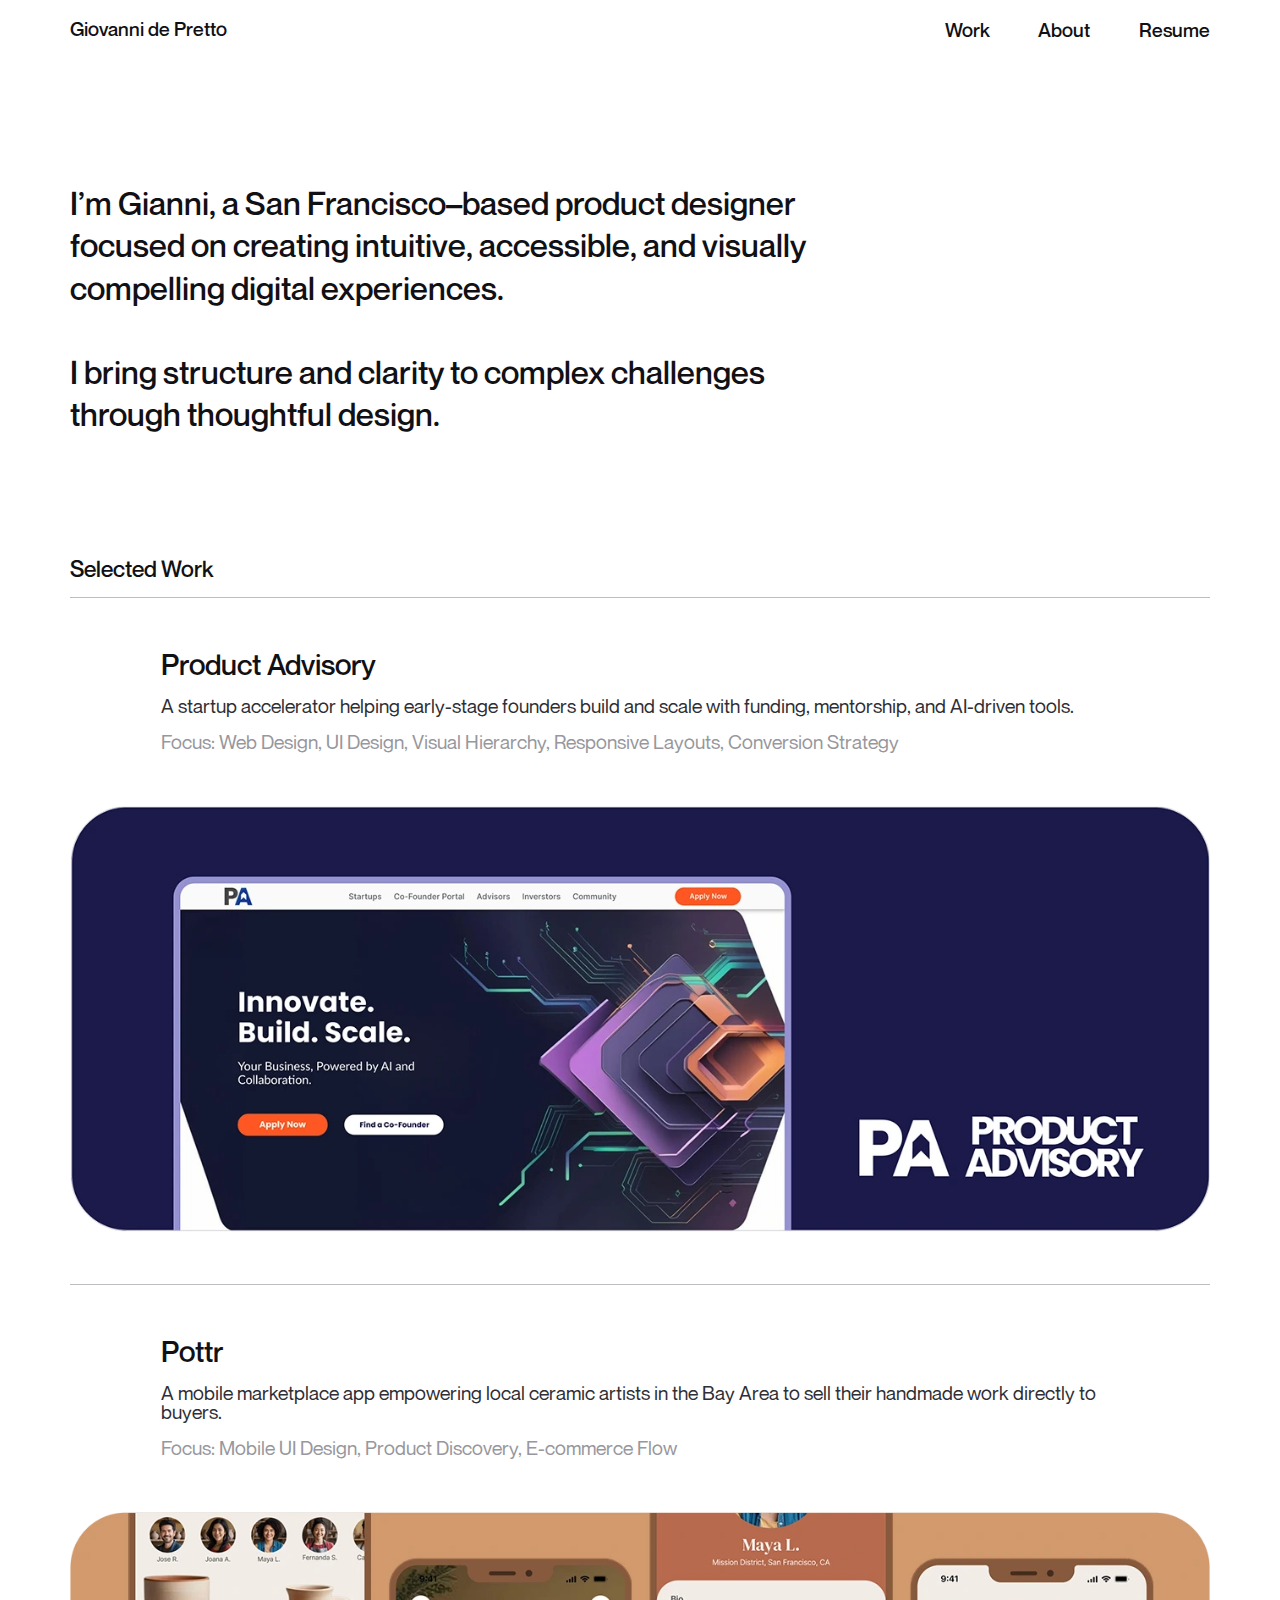
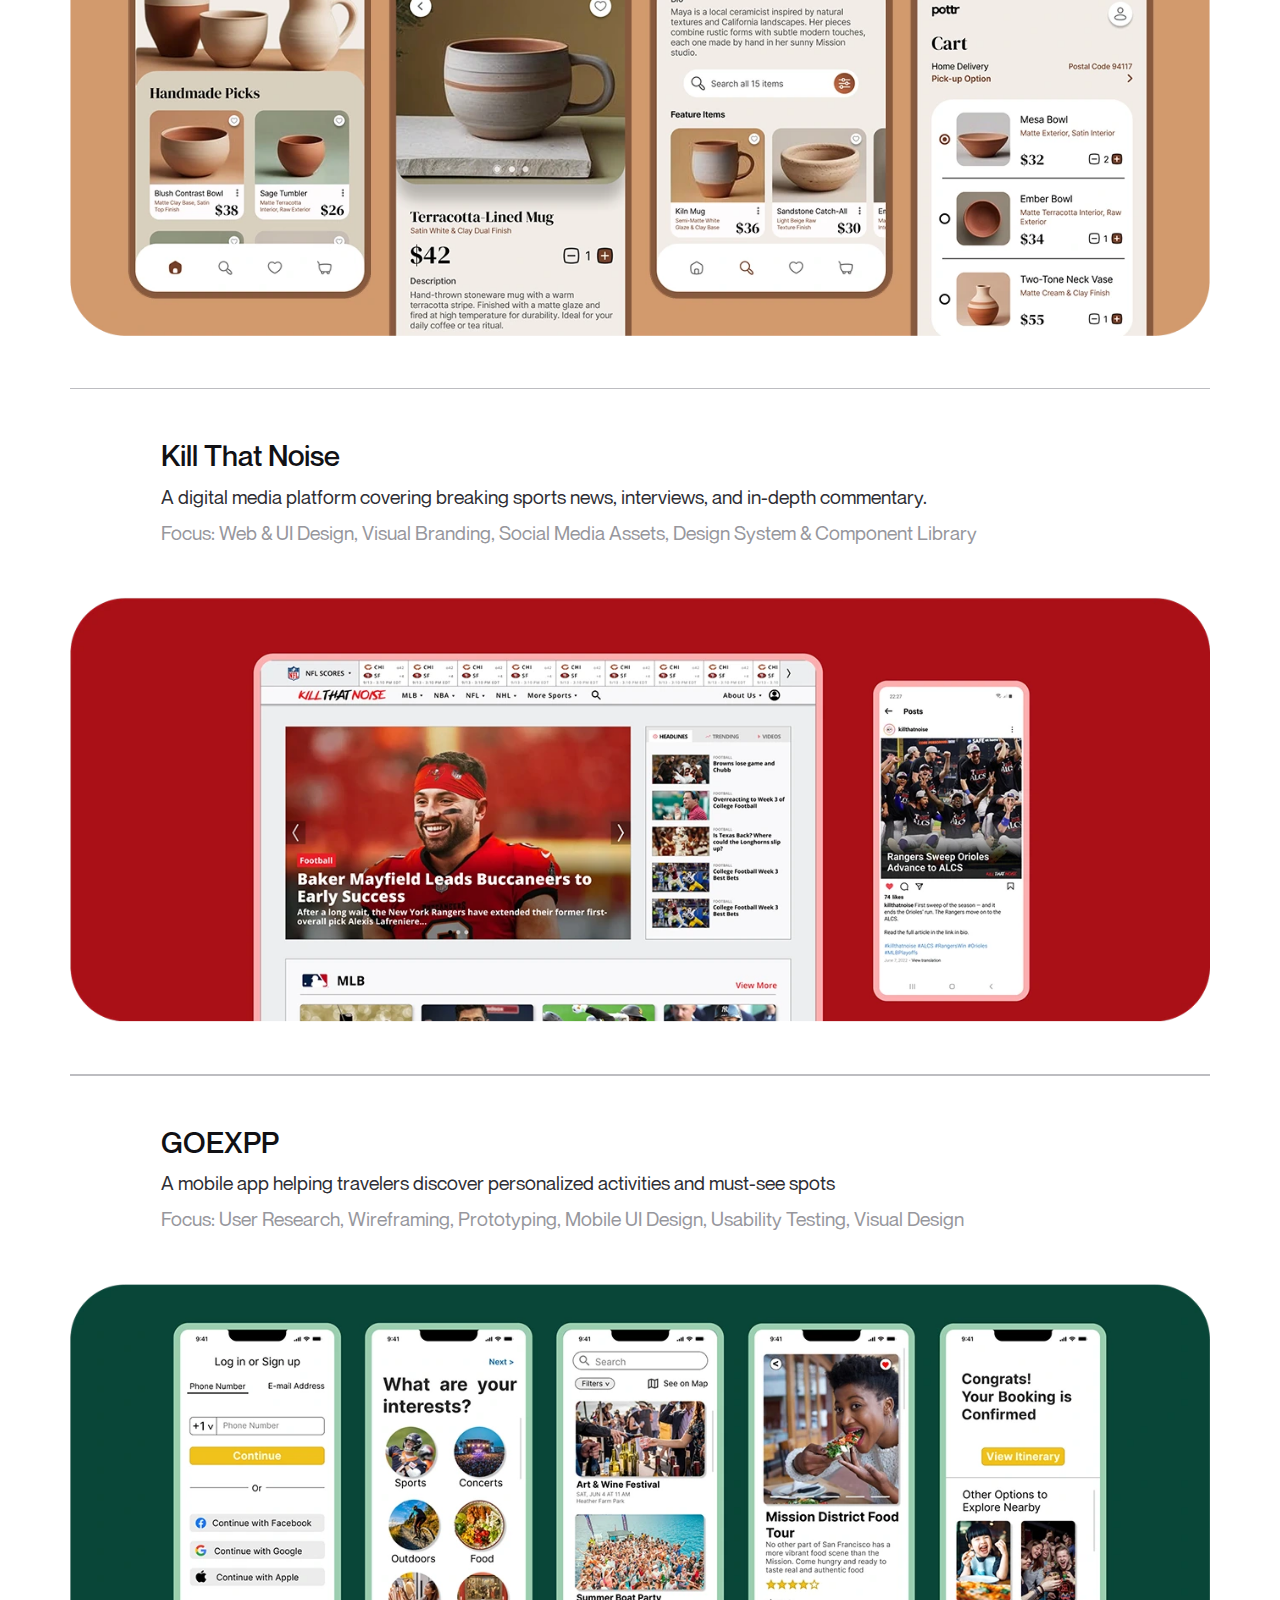
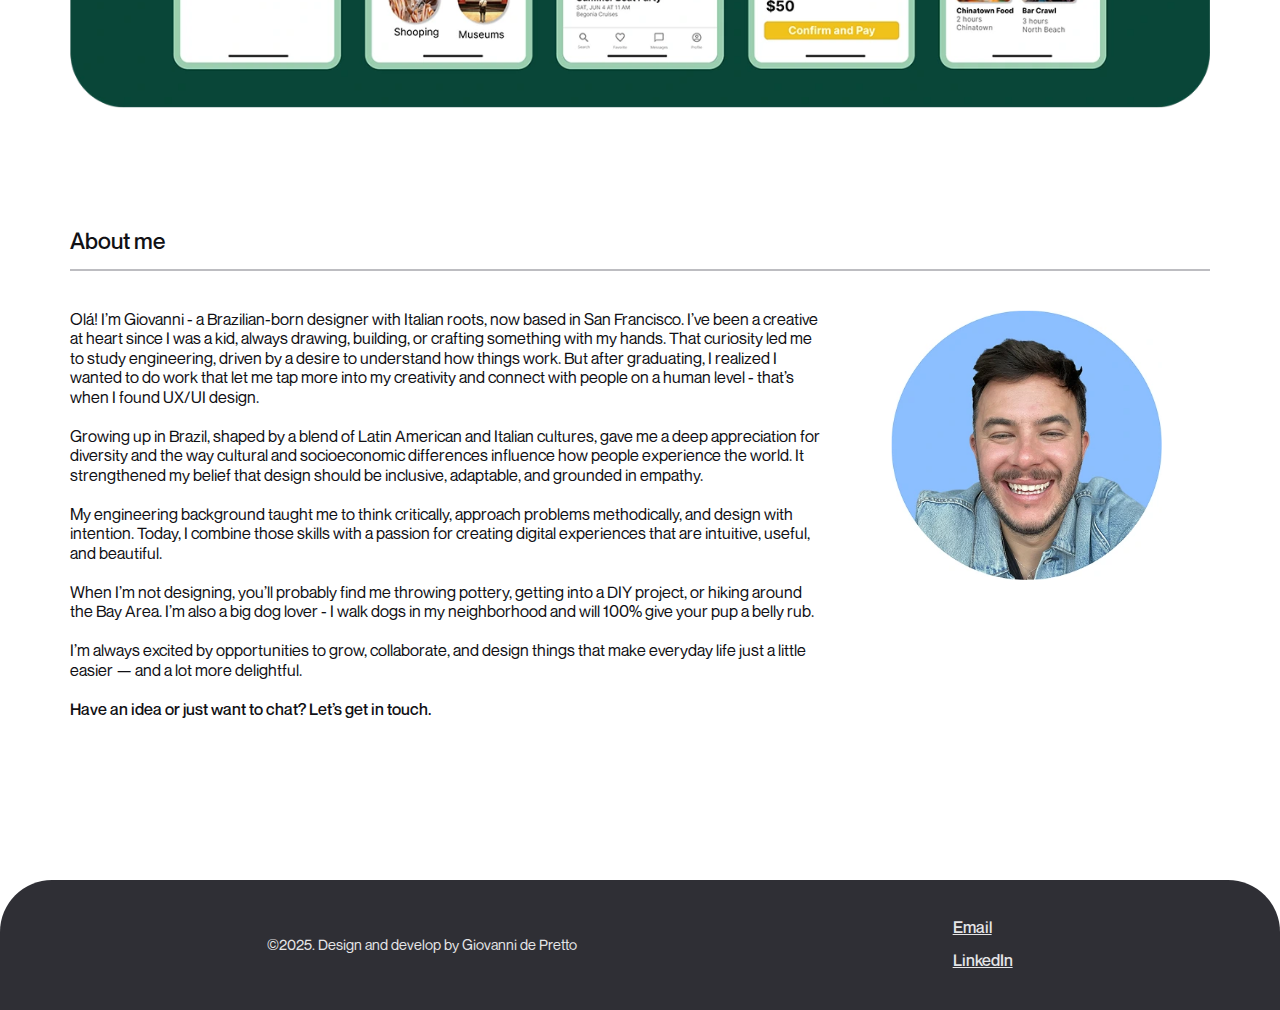
<file: index.html>
<!DOCTYPE html>
<html lang="en">
<head>
    <meta charset="UTF-8">
    <meta name="viewport" content="width=device-width, initial-scale=1.0">
    <link rel="icon" type="image/png" href="./assets/icons/favicon.png" />
    <meta name="description" content="I’m Gio, a San Francisco–based product designer focused on creating intuitive, accessible, and visually compelling digital experiences." />
    <title>Giovanni de Pretto</title>

    <!-- RESET CSS -->
    <link rel="stylesheet" href="./assets/css/normalize.css">

    <!-- LOAD FONTS -->
    <link rel="stylesheet" href="./assets/css/font-loader.css">

    <!-- CSS -->
    <link rel="stylesheet" href="./assets/css/bootstrap.min.css">
    <link rel="stylesheet" href="./assets/css/style.css">
    <link rel="stylesheet" href="./assets/css/responsive.css">
</head>
<body>
    <header>
        <div class="container px-3 px-md-0">
            <nav>
                <ul>
                    <li>
                        <a href="./index.html">Giovanni de Pretto</a>
                    </li>

                    <li class="menu">
                        <a href="./index.html#work">Work</a>
                        <a href="./index.html#about">About</a>
                        <a href="https://acrobat.adobe.com/id/urn:aaid:sc:US:697f21a4-ecd3-4dfb-953f-f020ec8e6825" target="_blank">Resume</a>
                    </li>
                </ul>
            </nav>
        </div>
    </header>

    <section class="banner">
        <div class="container-md px-3 px-md-0">
            <div class="row">
                <div class="col-lg-8">
                    <h1>
                        I’m Gianni, a San Francisco–based product designer focused on creating intuitive, accessible, and visually compelling digital experiences.<br><br>
            
                        I bring structure and clarity to complex challenges through thoughtful design.
                    </h1>
                </div>
            </div>
        </div>
    </section>

    <section id="work" class="selected-work">
        <div class="container-md px-3 px-md-0">
            <div class="row">
                <div class="col-12">
                    <h2>Selected Work</h2>

                    <div class="line-through"></div>
                </div>

                <div class="col-12">
                    <a href="./case-study.html" class="work-container text-decoration-none d-block mb-8">
                        <div class="work-header">
                            <h3>Product Advisory</h3>
                            <p>A startup accelerator helping early-stage founders build and scale with funding, mentorship, and AI-driven tools.</p>
                            <span>Focus: Web Design, UI Design, Visual Hierarchy, Responsive Layouts, Conversion Strategy</span>
                        </div>
                        <div>
                            <img loading="lazy" src="./assets/images/product-advisory.webp" class="w-100" alt="Product Advisory Homepage Image">
                        </div>
                    </a>

                    <div class="line-through mt-0"></div>
                </div>

                <div class="col-12">
                    <a href="./case-study-2.html" class="work-container text-decoration-none d-block mb-8">
                        <div class="work-header">
                            <h3>Pottr</h3>
                            <p>A mobile marketplace app empowering local ceramic artists in the Bay Area to sell their handmade work directly to buyers.</p>
                            <span>Focus: Mobile UI Design, Product Discovery, E-commerce Flow</span>
                        </div>
                        <div>
                            <img loading="lazy" src="./assets/images/pottr.webp" class="w-100" alt="Pottr Homepage Image">
                        </div>
                    </a>

                    <div class="line-through mt-0"></div>
                </div>

                <div class="col-12">
                    <a href="./case-study-3.html" class="work-container text-decoration-none d-block mb-8">
                        <div class="work-header">
                            <h3>Kill That Noise</h3>
                            <p>A digital media platform covering breaking sports news, interviews, and in-depth commentary.</p>
                            <span>Focus: Web & UI Design, Visual Branding, Social Media Assets, Design System & Component Library</span>
                        </div>
                        <div>
                            <img loading="lazy" src="./assets/images/kill-that-noise.webp" class="w-100" alt="Kill That Noise Homepage Image">
                        </div>
                    </a>

                    <div class="line-through mt-0"></div>
                </div>

                <div class="col-12">
                    <a href="./case-study-4.html" class="work-container text-decoration-none">
                        <div class="work-header">
                            <h3>GOEXPP</h3>
                            <p>A mobile app helping travelers discover personalized activities and must-see spots</p>
                            <span>Focus: User Research, Wireframing, Prototyping, Mobile UI Design, Usability Testing, Visual Design</span>
                        </div>
                        <div>
                            <img loading="lazy" src="./assets/images/goexpp.webp" class="w-100" alt="GOEXPP Homepage Image">
                        </div>
                    </a>
                </div>
            </div>
        </div>
    </section>

    <section id="about" class="about">
        <div class="container-md px-3 px-md-0">
            <div class="row">
                <div class="col-12 mb-5">
                    <h2>About me</h2>

                    <div class="line-through"></div>
                </div>

                <div class="col-lg-8 order-1 order-lg-0 mt-5 mt-lg-0">
                    <p class="mb-4">Olá! I’m Giovanni - a Brazilian-born designer with Italian roots, now based in San Francisco. I’ve been a creative at heart since I was a kid, always drawing, building, or crafting something with my hands. That curiosity led me to study engineering, driven by a desire to understand how things work. But after graduating, I realized I wanted to do work that let me tap more into my creativity and connect with people on a human level - that’s when I found UX/UI design.</p>
    
                    <p class="mb-4">Growing up in Brazil, shaped by a blend of Latin American and Italian cultures, gave me a deep appreciation for diversity and the way cultural and socioeconomic differences influence how people experience the world. It strengthened my belief that design should be inclusive, adaptable, and grounded in empathy.</p>
    
                    <p class="mb-4">My engineering background taught me to think critically, approach problems methodically, and design with intention. Today, I combine those skills with a passion for creating digital experiences that are intuitive, useful, and beautiful.</p>
    
                    <p class="mb-4">When I’m not designing, you’ll probably find me throwing pottery, getting into a DIY project, or hiking around the Bay Area. I’m also a big dog lover - I walk dogs in my neighborhood and will 100% give your pup a belly rub.</p>
    
                    <p class="mb-4">I’m always excited by opportunities to grow, collaborate, and design things that make everyday life just a little easier — and a lot more delightful.</p>

                    <p>
                        <strong>
                            Have an idea or just want to chat? Let’s get in touch.
                        </strong>
                    </p>
                </div>

                <div class="col-5 col-sm-4 col-lg-3 mx-auto offset-lg-1 text-center order-0 order-lg-1">
                    <img loading="lazy" src="./assets/images/profile-picture.webp" class="w-100" alt="Giovanni Preto's Picture">
                </div>
            </div>
        </div>
    </section>

    <footer class="py-5 mt-5">
        <div class="container-md">
            <div class="row">
                <div class="col-12 d-flex flex-column flex-md-row align-items-md-center justify-content-around">
                    <p class="fw-normal lh-1 m-0 mb-4 mb-md-0 text-center text-md-start">©2025. Design and develop by Giovanni de Pretto</p>

                    <nav>
                        <ul class="m-0 p-0 list-unstyled d-flex flex-row flex-md-column justify-content-center gap-4 gap-md-0">
                            <li class="mb-3">
                                <a href="mailto:goopreto@gmail.com" target="_blank" class="mb-0 fw-medium lh-1">Email</a>
                            </li>

                            <li>
                                <a href="https://www.linkedin.com/in/gopretto/" target="_blank" class="mb-0 fw-medium lh-1">LinkedIn</a>
                            </li>
                        </ul>
                    </nav>
                </div>
            </div>
        </div>
    </footer>

    <script src="./assets/js/jquery.js"></script>
    <script src="./assets/js/main.js"></script>
</body>
</html>
</file>
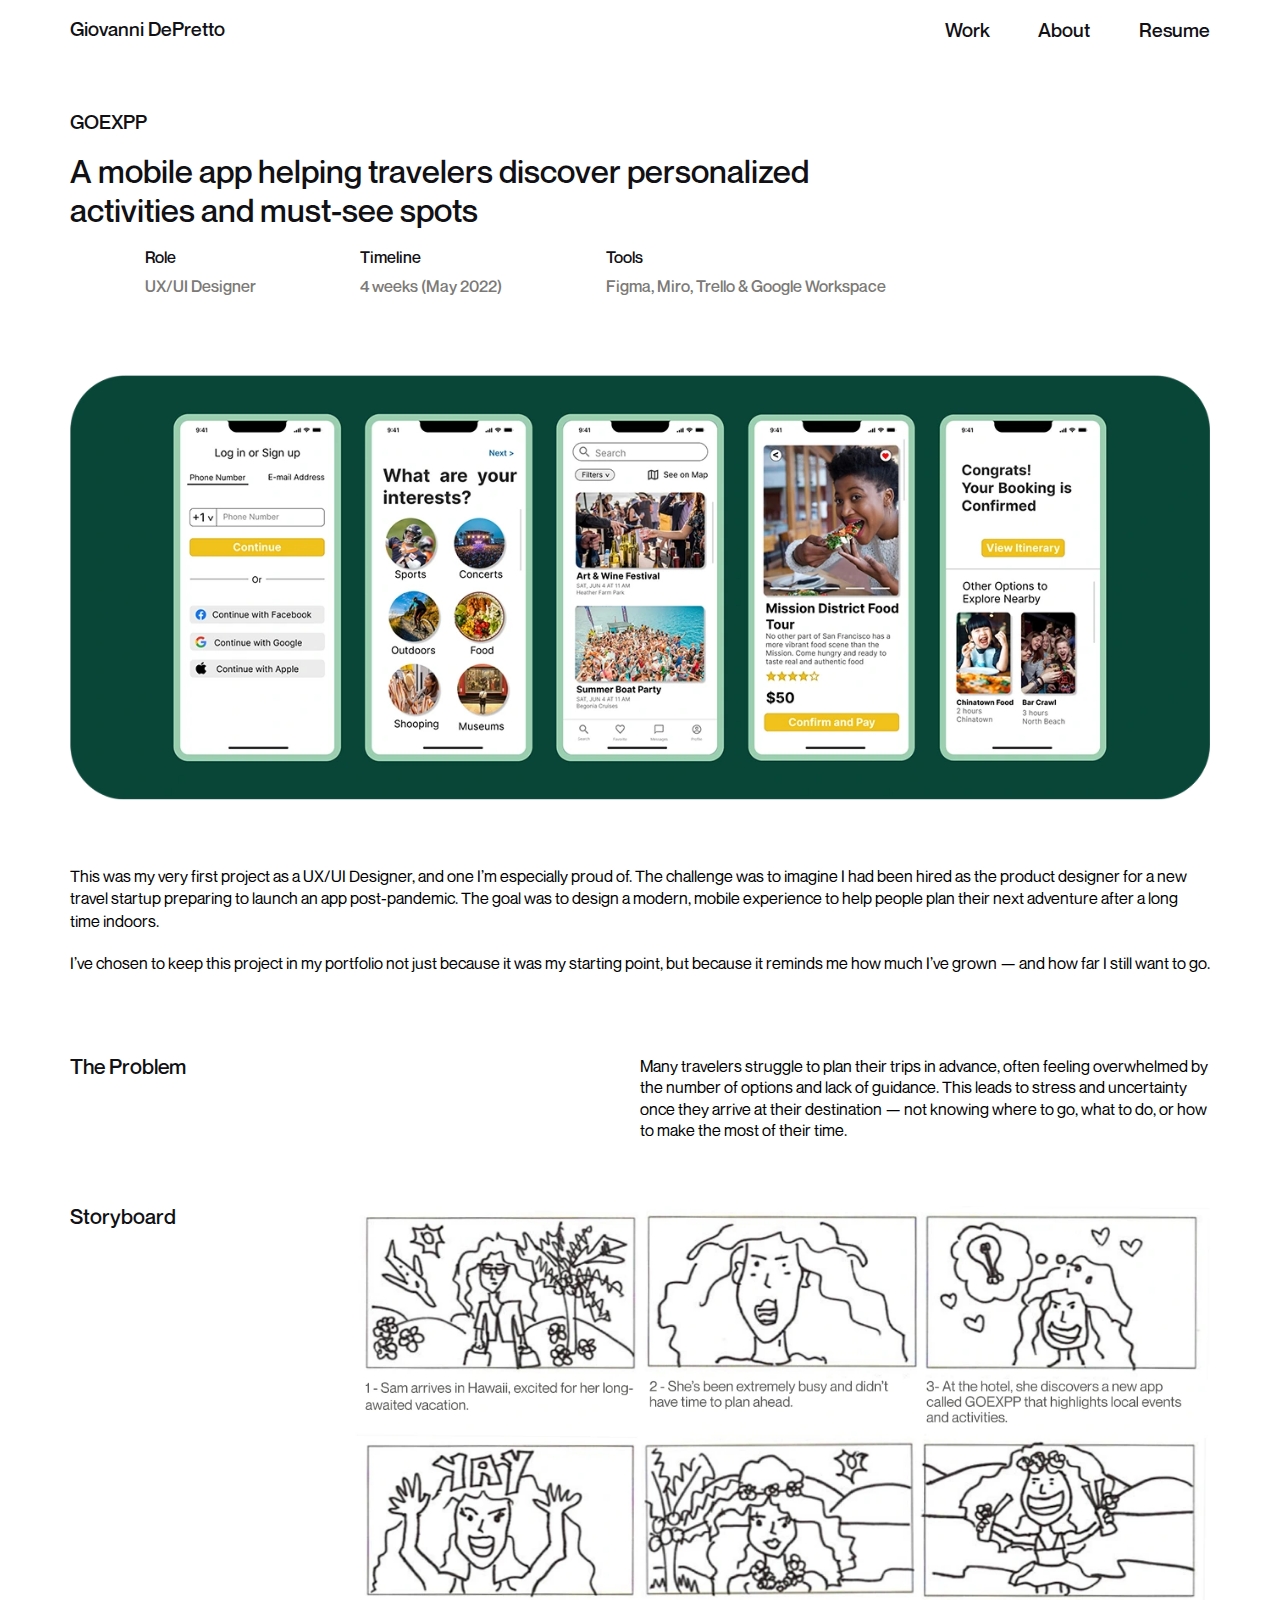
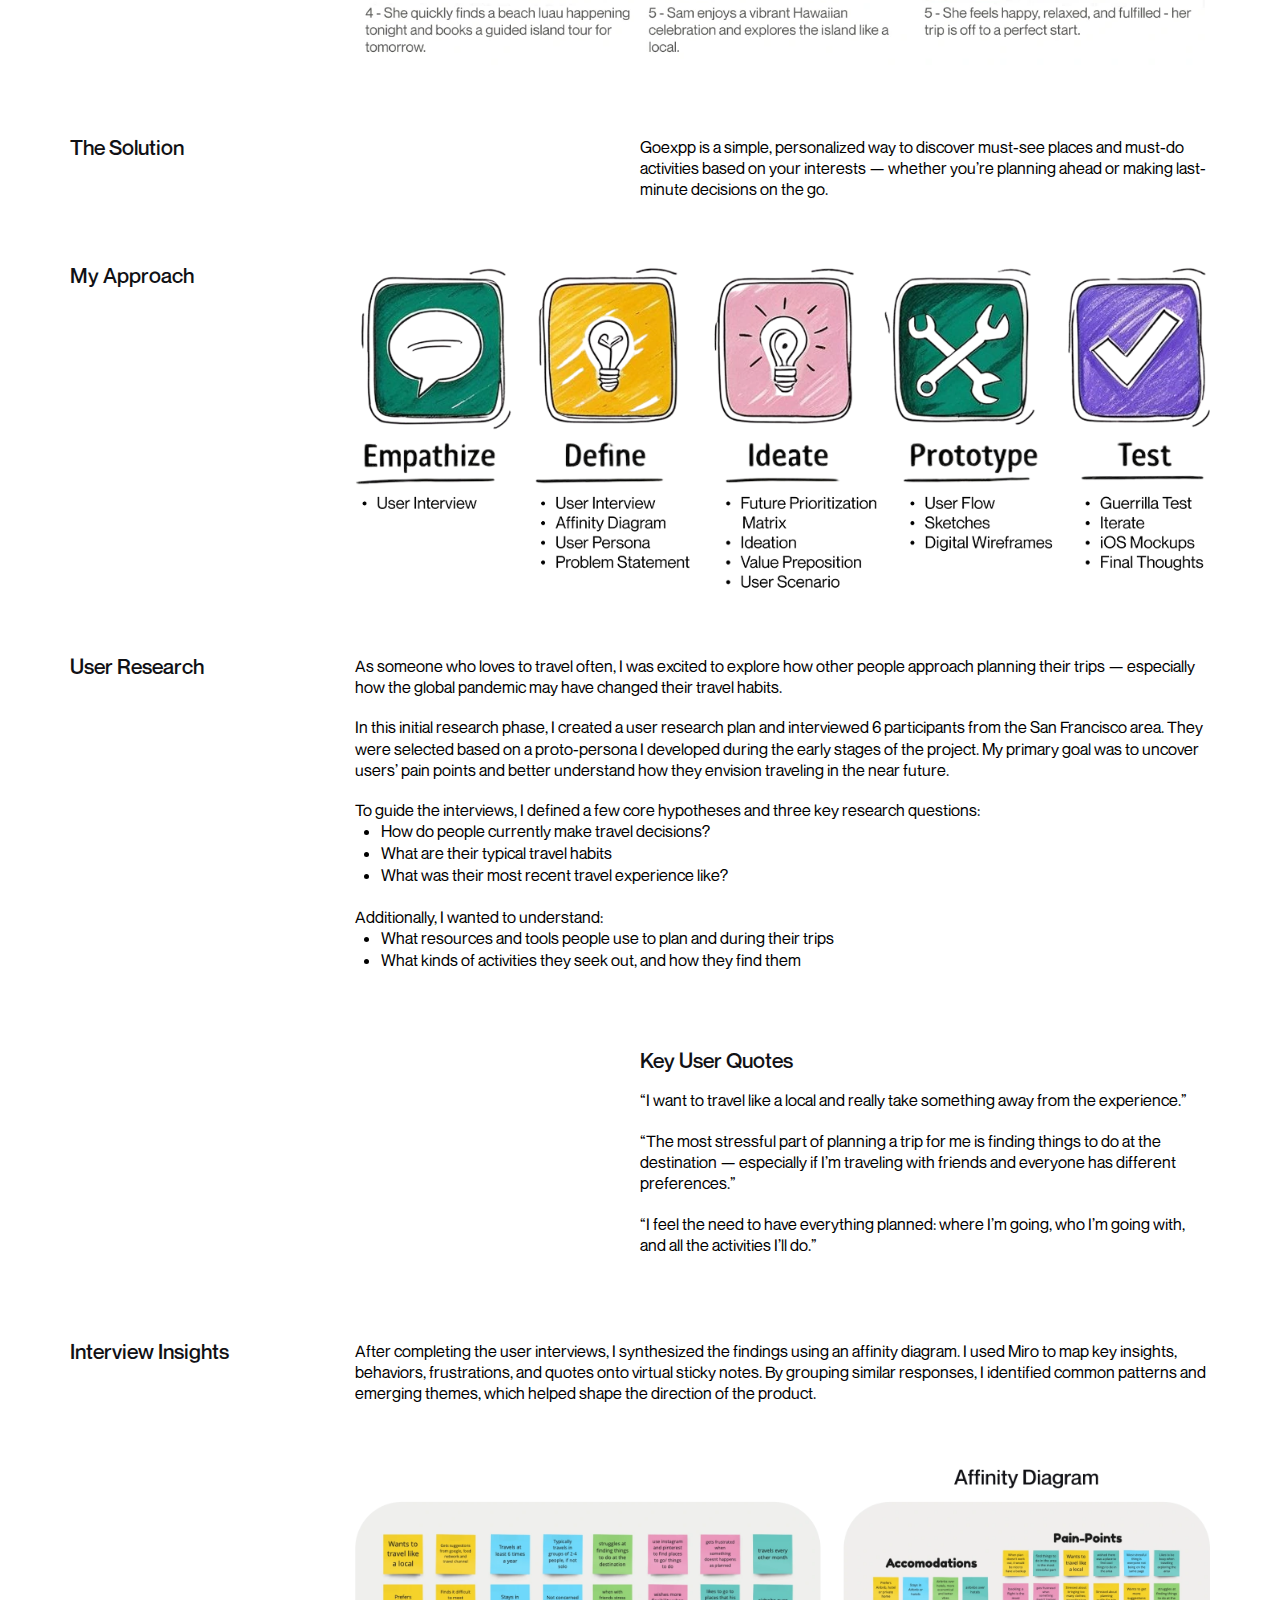
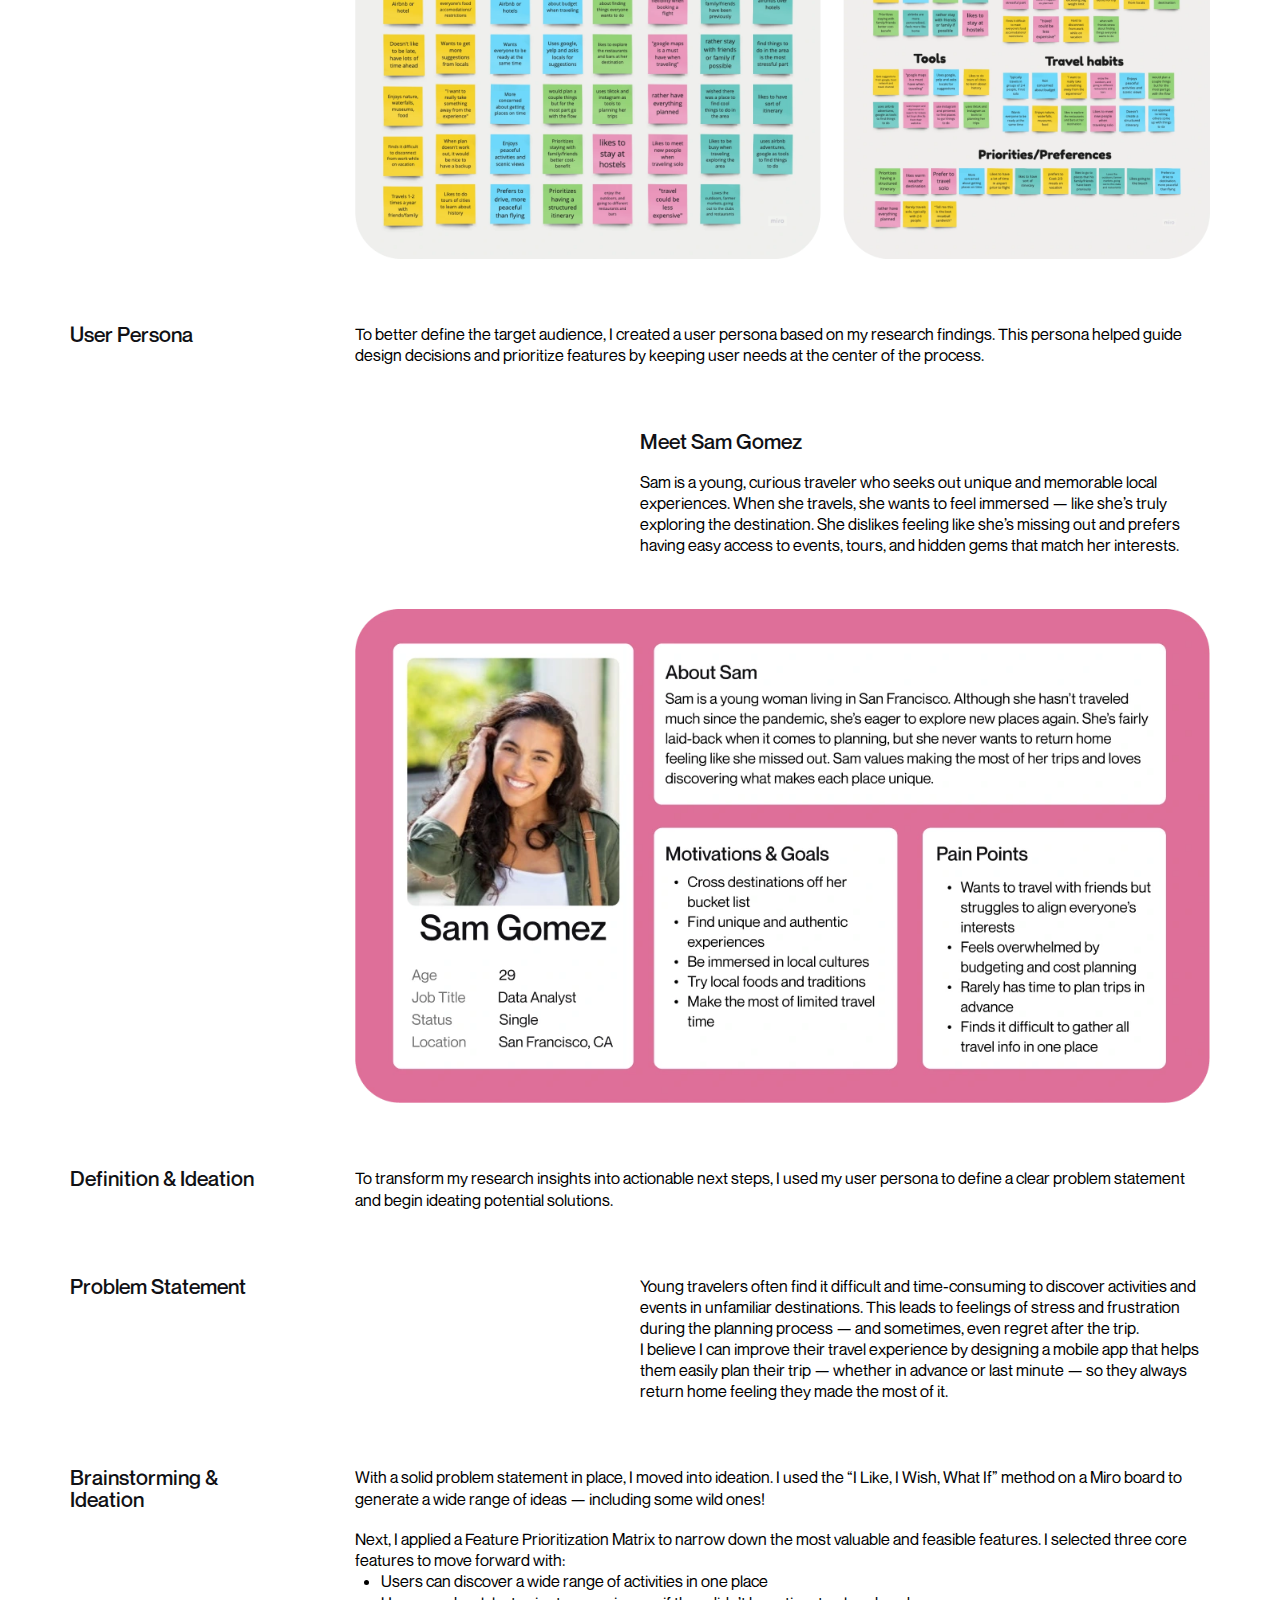
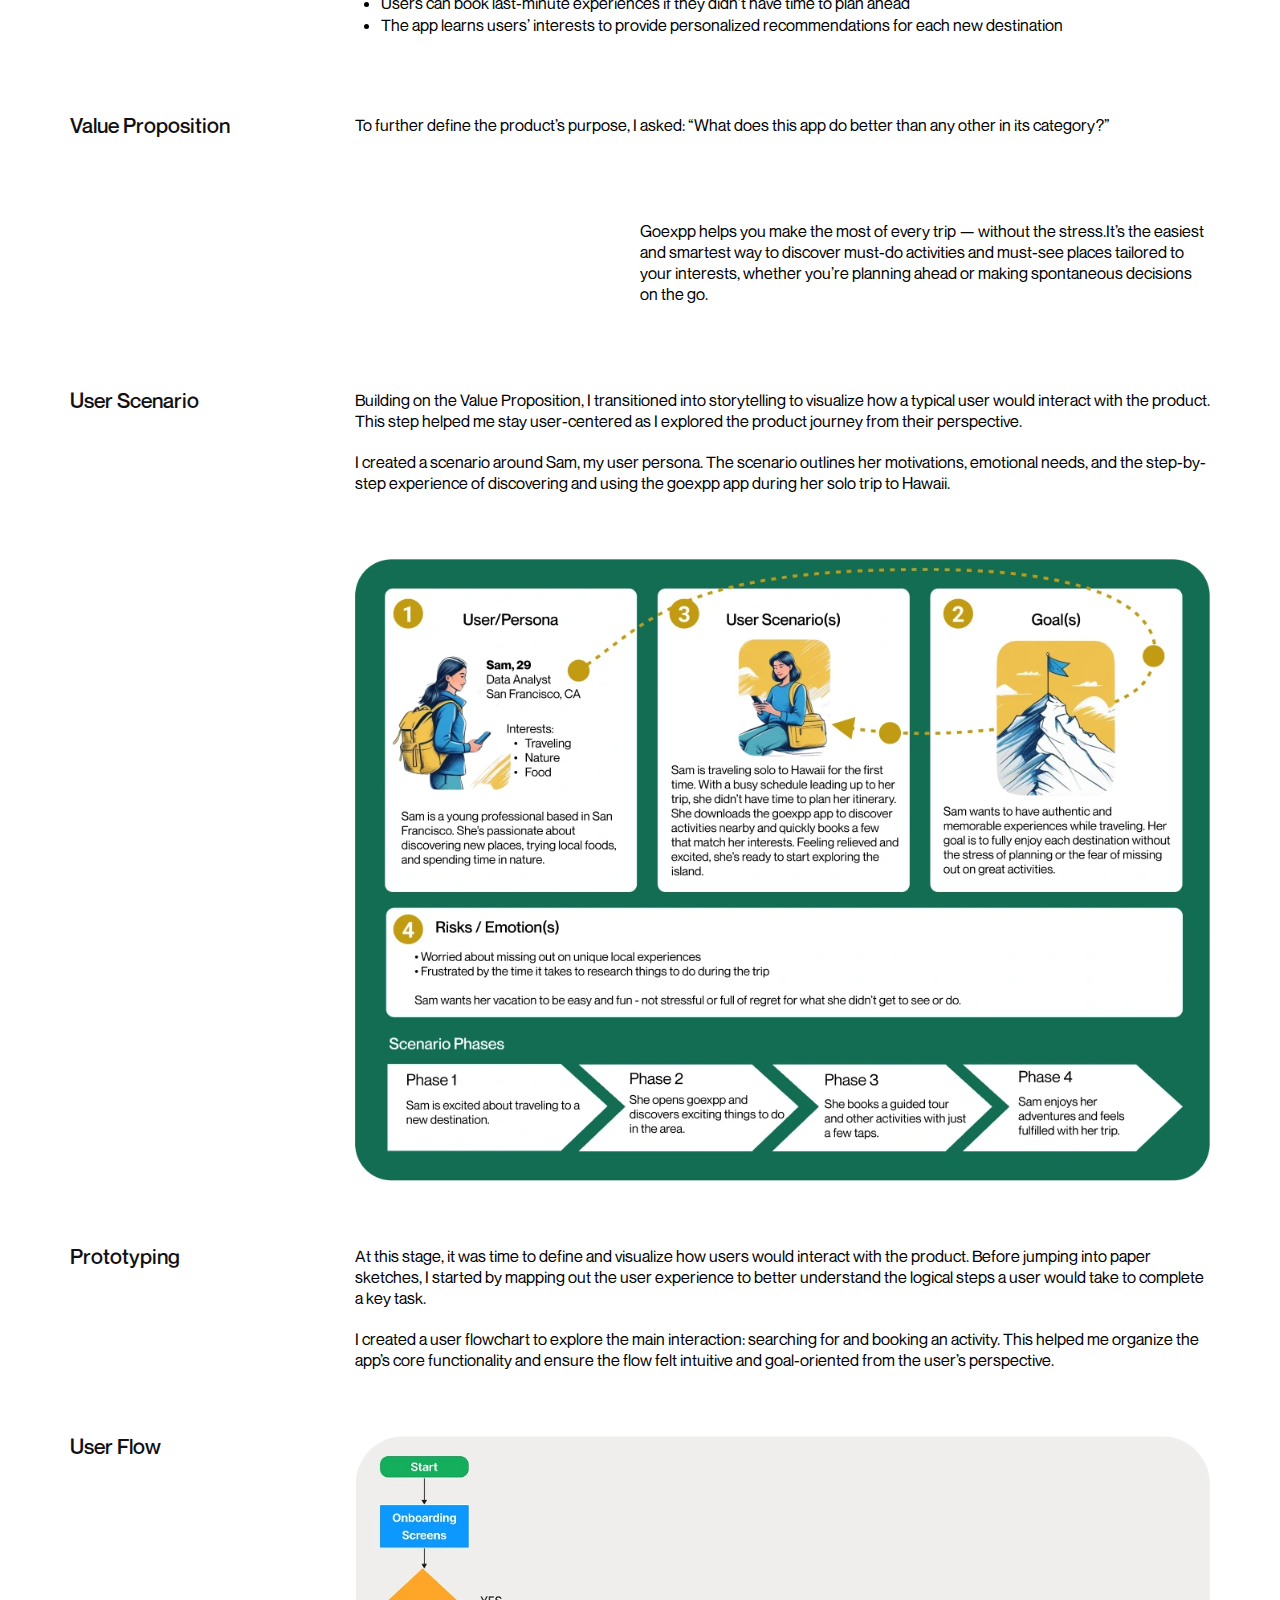
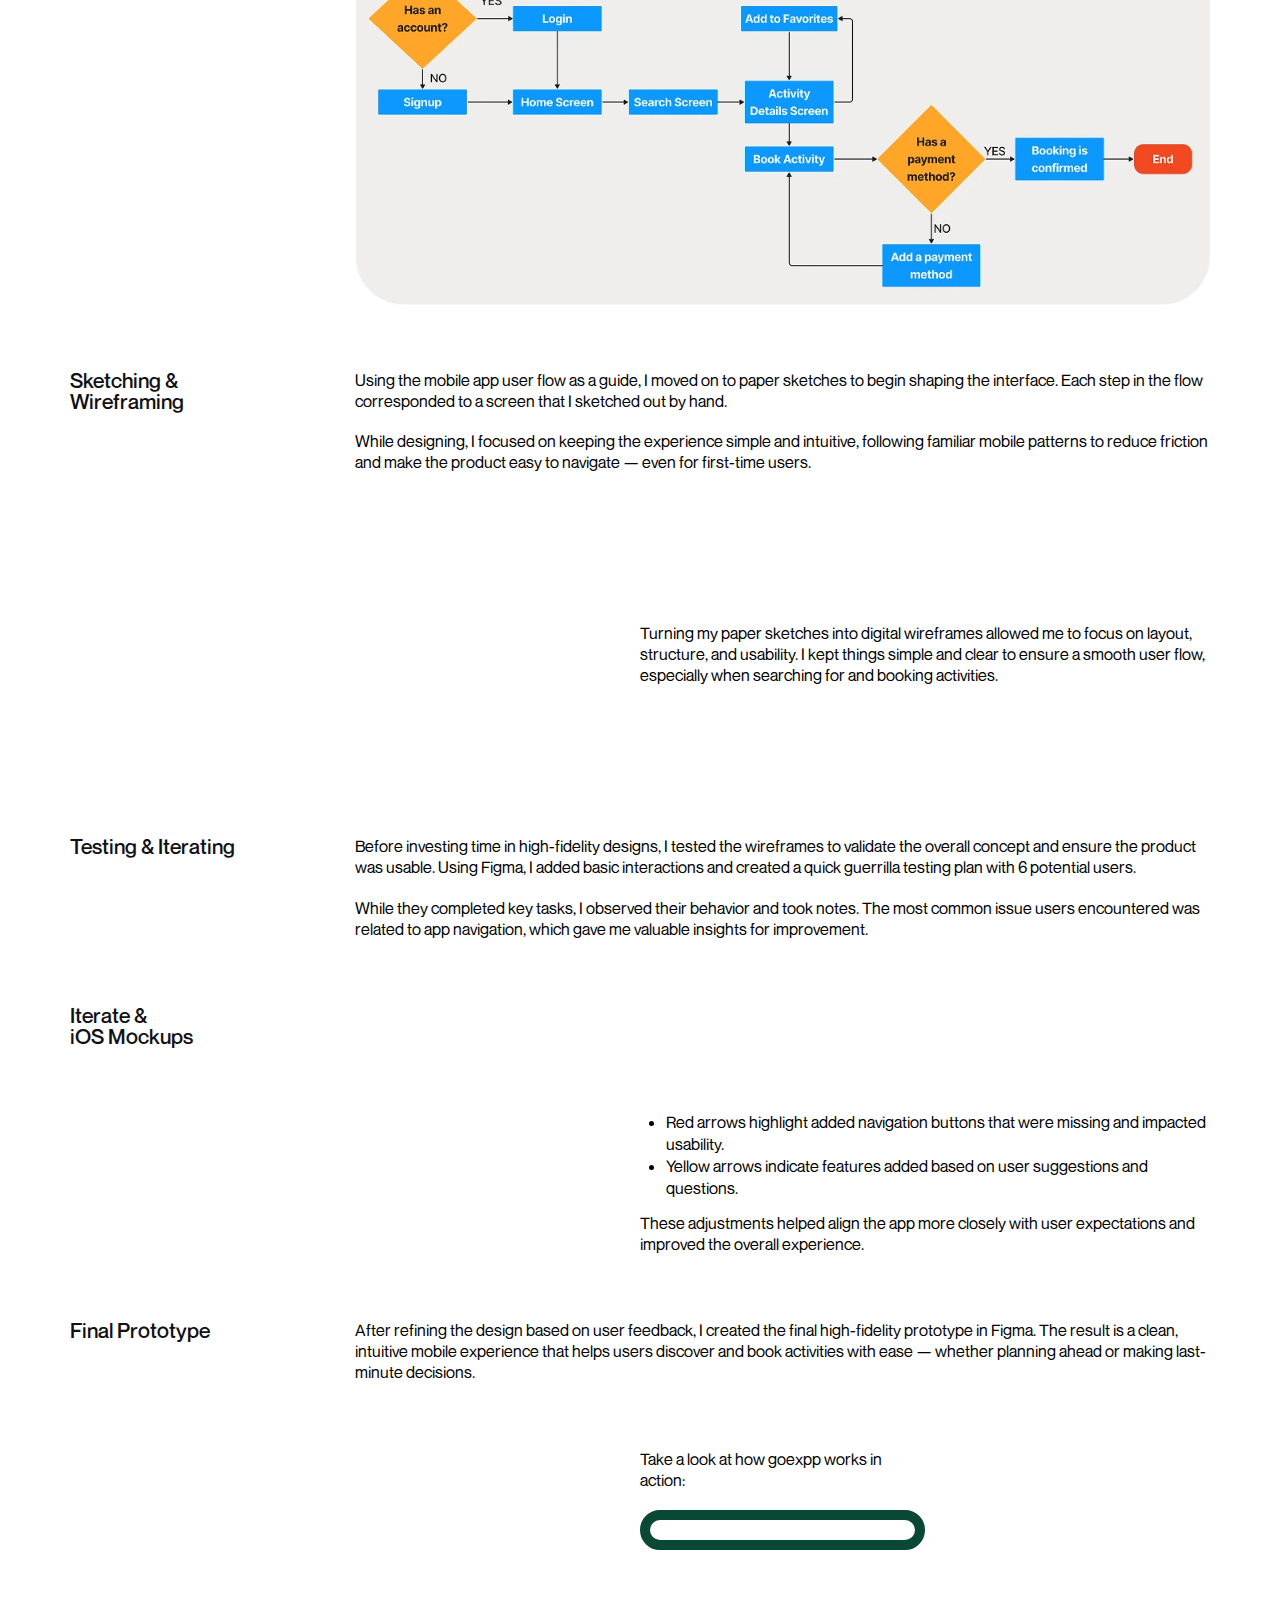
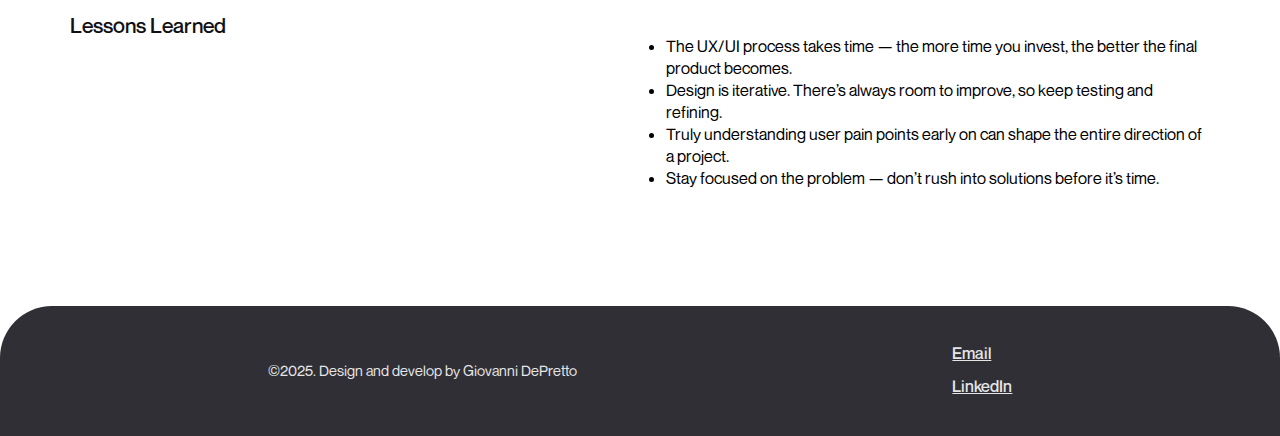
<file: case-study-4.html>
<!DOCTYPE html>
<html lang="en">
<head>
    <meta charset="UTF-8">
    <meta name="viewport" content="width=device-width, initial-scale=1.0">
    <link rel="icon" type="image/png" href="./assets/icons/favicon.png" />
    <meta name="description" content="I’m Gio, a San Francisco–based product designer focused on creating intuitive, accessible, and visually compelling digital experiences." />
    <title>Giovanni DePretto</title>

    <!-- RESET CSS -->
    <link rel="stylesheet" href="./assets/css/normalize.css">

    <!-- LOAD FONTS -->
    <link rel="stylesheet" href="./assets/css/font-loader.css">

    <!-- CSS -->
    <link rel="stylesheet" href="./assets/css/bootstrap.min.css">
    <link rel="stylesheet" href="./assets/css/style.css">
    <link rel="stylesheet" href="./assets/css/responsive.css">
</head>
<body>
    <header>
        <div class="container px-3 px-md-0">
            <nav>
                <ul>
                    <li>
                        <a href="./index.html">Giovanni DePretto</a>
                    </li>

                    <li class="menu">
                        <a href="./index.html#work">Work</a>
                        <a href="./index.html#about">About</a>
                        <a href="https://acrobat.adobe.com/id/urn:aaid:sc:US:c8f0f19e-8d48-4c4c-85b3-4652e27d0f5e" target="_blank">Resume</a>
                    </li>
                </ul>
            </nav>
        </div>
    </header>

    <section class="case-banner">
        <div class="container">
            <div class="row">
                <div class="col-12 col-lg-9 px-3 px-md-0">
                    <h2>GOEXPP</h2>
                    <h1>A mobile app helping travelers discover personalized activities and must-see spots</h1>
                </div>
                <div class="col-12 col-lg-9 px-3 px-md-0">
                    <div class="case-informations">
                        <div>
                            <strong class="mb-0 mb-md-3">Role</strong>
                            <p>UX/UI Designer</p>
                        </div>

                        <div>
                            <strong class="mb-0 mb-md-3">Timeline</strong>
                            <p>4 weeks (May 2022)</p>
                        </div>

                        <div>
                            <strong class="mb-0 mb-md-3">Tools</strong>
                            <p>Figma, Miro, Trello & Google Workspace</p>
                        </div>
                    </div>
                </div>

                <div class="col-12 px-3 px-md-0">
                    <img loading="lazy" src="./assets/images/goexpp.webp" class="w-100" alt="GOEXPP Homepage Image">
                </div>

                <div class="col-12 case-description px-3 px-md-0">
                    <p class="mb-4">This was my very first project as a UX/UI Designer, and one I’m especially proud of. The challenge was to imagine I had been hired as the product designer for a new travel startup preparing to launch an app post-pandemic. The goal was to design a modern, mobile experience to help people plan their next adventure after a long time indoors.</p>

                    <p>I’ve chosen to keep this project in my portfolio not just because it was my starting point, but because it reminds me how much I’ve grown — and how far I still want to go.</p>
                </div>
            </div>
        </div>
    </section>

    <main class="case-content">
        <div class="container">
            <div class="row">
                <div class="col-12 col-lg-6 px-3 px-md-0">
                    <h2 class="case-title mb-4 mb-lg-0">The Problem</h2>
                </div>

                <div class="col-12 col-lg-6 px-3 px-md-0">
                    <p class="case-description">Many travelers struggle to plan their trips in advance, often feeling overwhelmed by the number of options and lack of guidance. This leads to stress and uncertainty once they arrive at their destination — not knowing where to go, what to do, or how to make the most of their time.</p>
                </div>
            </div>

            <div class="row">
                <div class="col-12 col-lg-3 px-3 px-md-0">
                    <h2 class="case-title mb-4 mb-lg-0">Storyboard</h2>
                </div>

                <div class="col-12 col-lg-9 px-3 px-md-0">
                    <img loading="lazy" src="./assets/images/goexpp-storyboard.webp" class="w-100" alt="GOEXPP - Storyboard">
                </div>
            </div>

            <div class="row">
                <div class="col-12 col-lg-6 px-3 px-md-0">
                    <h2 class="case-title mb-4 mb-lg-0">The Solution</h2>
                </div>

                <div class="col-12 col-lg-6 px-3 px-md-0">
                    <p class="case-description">Goexpp is a simple, personalized way to discover must-see places and must-do activities based on your interests — whether you’re planning ahead or making last-minute decisions on the go.</p>
                </div>
            </div>

            <div class="row">
                <div class="col-12 col-lg-3 px-3 px-md-0">
                    <h2 class="case-title mb-4 mb-lg-0">My Approach</h2>
                </div>

                <div class="col-12 col-lg-9 px-3 px-md-0">
                    <img loading="lazy" src="./assets/images/goexpp-approach.webp" class="w-100" alt="GOEXPP - Approach">
                </div>
            </div>

            <div class="row">
                <div class="col-12 col-lg-3 px-3 px-md-0">
                    <h2 class="case-title mb-4 mb-lg-0">User Research</h2>
                </div>

                <div class="col-12 col-lg-9 px-3 px-md-0">
                    <p class="case-description mb-4">As someone who loves to travel often, I was excited to explore how other people approach planning their trips — especially how the global pandemic may have changed their travel habits.</p>

                    <p class="case-description mb-4">In this initial research phase, I created a user research plan and interviewed 6 participants from the San Francisco area. They were selected based on a proto-persona I developed during the early stages of the project. My primary goal was to uncover users’ pain points and better understand how they envision traveling in the near future.</p>

                    <p class="case-description">To guide the interviews, I defined a few core hypotheses and three key research questions:</p>

                    <ul class="case-description-list mb-4">
                        <li>How do people currently make travel decisions?</li>
                        <li>What are their typical travel habits</li>
                        <li>What was their most recent travel experience like?</li>
                    </ul>

                    <p class="case-description">Additionally, I wanted to understand:</p>

                    <ul class="case-description-list">
                        <li>What resources and tools people use to plan and during their trips</li>
                        <li>What kinds of activities they seek out, and how they find them</li>
                    </ul>
                </div>
            </div>

            <div class="row">
                <div class="col-12 col-lg-6 offset-lg-6 px-3 px-md-0">
                    <h2 class="case-title mb-4">Key User Quotes</h2>

                    <q class="case-quote mb-4">I want to travel like a local and really take something away from the experience.</q>

                    <q class="case-quote mb-4">The most stressful part of planning a trip for me is finding things to do at the destination — especially if I’m traveling with friends and everyone has different preferences.</q>

                    <q class="case-quote mb-4">I feel the need to have everything planned: where I’m going, who I’m going with, and all the activities I’ll do.</q>
                </div>
            </div>

            <div class="row">
                <div class="col-12 col-lg-3 px-3 px-md-0">
                    <h2 class="case-title mb-4 mb-lg-0">Interview Insights</h2>
                </div>

                <div class="col-12 col-lg-9 px-3 px-md-0">
                    <p class="case-description">After completing the user interviews, I synthesized the findings using an affinity diagram. I used Miro to map key insights, behaviors, frustrations, and quotes onto virtual sticky notes. By grouping similar responses, I identified common patterns and emerging themes, which helped shape the direction of the product.</p>
                </div>
            </div>

            <div class="row">
                <div class="col-12 col-lg-9 offset-lg-3 px-3 px-md-0">
                    <img loading="lazy" src="./assets/images/goexpp-interview-insight.webp" class="w-100" alt="GOEXPP - Interview Insights">
                </div>
            </div>

            <div class="row">
                <div class="col-12 col-lg-3 px-3 px-md-0">
                    <h2 class="case-title mb-4 mb-lg-0">User Persona</h2>
                </div>

                <div class="col-12 col-lg-9 px-3 px-md-0">
                    <p class="case-description">To better define the target audience, I created a user persona based on my research findings. This persona helped guide design decisions and prioritize features by keeping user needs at the center of the process.</p>
                </div>
            </div>

            <div class="row">
                <div class="col-12 col-lg-6 offset-lg-6 px-3 px-md-0 mb-8">
                    <h2 class="case-title mb-4">Meet Sam Gomez</h2>

                    <p class="case-description">Sam is a young, curious traveler who seeks out unique and memorable local experiences. When she travels, she wants to feel immersed — like she’s truly exploring the destination. She dislikes feeling like she’s missing out and prefers having easy access to events, tours, and hidden gems that match her interests.</p>
                </div>

                <div class="col-12 col-lg-9 offset-lg-3 px-3 px-md-0">
                    <img loading="lazy" src="./assets/images/goexpp-user-persona.webp" class="w-100" alt="GOEXPP - User Persona">
                </div>
            </div>

            <div class="row">
                <div class="col-12 col-lg-3 px-3 px-md-0">
                    <h2 class="case-title mb-4 mb-lg-0">Definition & Ideation</h2>
                </div>

                <div class="col-12 col-lg-9 px-3 px-md-0">
                    <p class="case-description">To transform my research insights into actionable next steps, I used my user persona to define a clear problem statement and begin ideating potential solutions.</p>
                </div>
            </div>

            <div class="row">
                <div class="col-12 col-lg-6 px-3 px-md-0">
                    <h2 class="case-title mb-4 mb-lg-0">Problem Statement</h2>
                </div>

                <div class="col-12 col-lg-6 px-3 px-md-0">
                    <p class="case-description">Young travelers often find it difficult and time-consuming to discover activities and events in unfamiliar destinations. This leads to feelings of stress and frustration during the planning process — and sometimes, even regret after the trip.</p>
                    <p class="case-description">I believe I can improve their travel experience by designing a mobile app that helps them easily plan their trip — whether in advance or last minute — so they always return home feeling they made the most of it.</p>
                </div>
            </div>

            <div class="row">
                <div class="col-12 col-lg-3 px-3 px-md-0">
                    <h2 class="case-title mb-4 mb-lg-0">Brainstorming & <br> Ideation</h2>
                </div>

                <div class="col-12 col-lg-9 px-3 px-md-0">
                    <p class="case-description mb-4">With a solid problem statement in place, I moved into ideation. I used the “I Like, I Wish, What If” method on a Miro board to generate a wide range of ideas — including some wild ones!</p>

                    <p class="case-description">Next, I applied a Feature Prioritization Matrix to narrow down the most valuable and feasible features. I selected three core features to move forward with:</p>
                    <ul class="case-description-list">
                        <li>Users can discover a wide range of activities in one place</li>
                        <li>Users can book last-minute experiences if they didn’t have time to plan ahead</li>
                        <li>The app learns users’ interests to provide personalized recommendations for each new destination</li>
                    </ul>
                </div>
            </div>

            <div class="row">
                <div class="col-12 col-lg-3 px-3 px-md-0">
                    <h2 class="case-title mb-4 mb-lg-0">Value Proposition</h2>
                </div>

                <div class="col-12 col-lg-9 px-3 px-md-0">
                    <p class="case-description mb-4">To further define the product’s purpose, I asked: “What does this app do better than any other in its category?”</p>
                </div>
            </div>

            <div class="row">
                <div class="col-12 col-lg-6 offset-lg-6 px-3 px-md-0">
                    <p class="case-description mb-4">Goexpp helps you make the most of every trip — without the stress.It’s the easiest and smartest way to discover must-do activities and must-see places tailored to your interests, whether you’re planning ahead or making spontaneous decisions on the go.</p>
                </div>
            </div>

            <div class="row">
                <div class="col-12 col-lg-3 px-3 px-md-0">
                    <h2 class="case-title mb-4 mb-lg-0">User Scenario</h2>
                </div>

                <div class="col-12 col-lg-9 px-3 px-md-0">
                    <p class="case-description mb-4">Building on the Value Proposition, I transitioned into storytelling to visualize how a typical user would interact with the product. This step helped me stay user-centered as I explored the product journey from their perspective.</p>

                    <p class="case-description">I created a scenario around Sam, my user persona. The scenario outlines her motivations, emotional needs, and the step-by-step experience of discovering and using the goexpp app during her solo trip to Hawaii.</p>
                </div>
            </div>

            <div class="row">
                <div class="col-12 col-lg-9 offset-lg-3 px-3 px-md-0">
                    <img loading="lazy" src="./assets/images/goexpp-user-scenario.webp" class="w-100" alt="GOEXPP - User Scenario">
                </div>
            </div>

            <div class="row">
                <div class="col-12 col-lg-3 px-3 px-md-0">
                    <h2 class="case-title mb-4 mb-lg-0">Prototyping</h2>
                </div>

                <div class="col-12 col-lg-9 px-3 px-md-0">
                    <p class="case-description mb-4">At this stage, it was time to define and visualize how users would interact with the product. Before jumping into paper sketches, I started by mapping out the user experience to better understand the logical steps a user would take to complete a key task.</p>

                    <p class="case-description">I created a user flowchart to explore the main interaction: searching for and booking an activity. This helped me organize the app’s core functionality and ensure the flow felt intuitive and goal-oriented from the user’s perspective.</p>
                </div>
            </div>

            <div class="row">
                <div class="col-12 col-lg-3 px-3 px-md-0">
                    <h2 class="case-title mb-4 mb-lg-0">User Flow</h2>
                </div>

                <div class="col-12 col-lg-9 px-3 px-md-0">
                    <img loading="lazy" src="./assets/images/goexpp-user-flow.webp" class="w-100" alt="GOEXPP - User Flow">
                </div>
            </div>

            <div class="row">
                <div class="col-12 col-lg-3 px-3 px-md-0">
                    <h2 class="case-title mb-4 mb-lg-0">Sketching & <br> Wireframing</h2>
                </div>

                <div class="col-12 col-lg-9 px-3 px-md-0">
                    <p class="case-description mb-4">Using the mobile app user flow as a guide, I moved on to paper sketches to begin shaping the interface. Each step in the flow corresponded to a screen that I sketched out by hand.</p>

                    <p class="case-description">While designing, I focused on keeping the experience simple and intuitive, following familiar mobile patterns to reduce friction and make the product easy to navigate — even for first-time users.</p>
                </div>
            </div>

            <div class="row">
                <div class="col-12 col-lg-6 offset-lg-6 px-3 px-md-0">
                    <img loading="lazy" src="./assets/images/goexpp-sketching-wireframing.webp" class="w-100" alt="GOEXPP - Sketching & Wireframing">
                </div>
            </div>

            <div class="row">
                <div class="col-12 col-lg-6 offset-lg-6 px-3 px-md-0">
                    <p class="case-description">Turning my paper sketches into digital wireframes allowed me to focus on layout, structure, and usability. I kept things simple and clear to ensure a smooth user flow, especially when searching for and booking activities.</p>
                </div>
            </div>

            <div class="row">
                <div class="col-12 col-lg-9 offset-lg-3 px-3 px-md-0">
                    <img loading="lazy" src="./assets/images/goexpp-sketching-wireframing-2.webp" class="w-100" alt="GOEXPP - Sketching & Wireframing">
                </div>
            </div>

            <div class="row">
                <div class="col-12 col-lg-3 px-3 px-md-0">
                    <h2 class="case-title mb-4 mb-lg-0">Testing & Iterating</h2>
                </div>

                <div class="col-12 col-lg-9 px-3 px-md-0">
                    <p class="case-description mb-4">Before investing time in high-fidelity designs, I tested the wireframes to validate the overall concept and ensure the product was usable. Using Figma, I added basic interactions and created a quick guerrilla testing plan with 6 potential users.</p>

                    <p class="case-description">While they completed key tasks, I observed their behavior and took notes. The most common issue users encountered was related to app navigation, which gave me valuable insights for improvement.</p>
                </div>
            </div>

            <div class="row">
                <div class="col-12 col-lg-3 px-3 px-md-0">
                    <h2 class="case-title mb-4 mb-lg-0">Iterate & <br> iOS Mockups</h2>
                </div>

                <div class="col-12 col-lg-9 px-3 px-md-0">
                    <img loading="lazy" src="./assets/images/goexpp-iterate-mockups.webp" class="w-100" alt="GOEXPP - Iterate & iOS Mockups">
                </div>
            </div>

            <div class="row">
                <div class="col-12 col-lg-6 offset-lg-6 px-3 px-md-0">
                    <ul class="case-description-list">
                        <li>Red arrows highlight added navigation buttons that were missing and impacted usability.</li>
                        <li>Yellow arrows indicate features added based on user suggestions and questions.</li>
                    </ul>

                    <p class="case-description">These adjustments helped align the app more closely with user expectations and improved the overall experience.</p>
                </div>
            </div>

            <div class="row">
                <div class="col-12 col-lg-3 px-3 px-md-0">
                    <h2 class="case-title mb-4 mb-lg-0">Final Prototype</h2>
                </div>

                <div class="col-12 col-lg-9 px-3 px-md-0">
                    <p class="case-description">After refining the design based on user feedback, I created the final high-fidelity prototype in Figma. The result is a clean, intuitive mobile experience that helps users discover and book activities with ease — whether planning ahead or making last-minute decisions.</p>
                </div>
            </div>

            <div class="row">
                <div class="col-10 offset-1 col-lg-3 offset-lg-6 px-3 px-md-0">
                    <p class="case-description mb-4">Take a look at how goexpp works in action:</p>
                    <div class="border-image goexpp">
                        <img loading="lazy" src="https://media.githubusercontent.com/media/gopreto/new_portifolio/main/assets/images/go-expp-final-prototype.gif" class="w-100 scaled" alt="GOEXPP - Sketching & Wireframing">
                    </div>
                </div>
            </div>

            <div class="row">
                <div class="col-12 col-lg-3 px-3 px-md-0">
                    <h2 class="case-title mb-4 mb-lg-0">Lessons Learned</h2>
                </div>

                <div class="col-12 col-lg-6 offset-lg-6 px-3 px-md-0">
                    <ul class="case-description-list">
                        <li>The UX/UI process takes time — the more time you invest, the better the final product becomes.</li>
                        <li>Design is iterative. There’s always room to improve, so keep testing and refining.</li>
                        <li>Truly understanding user pain points early on can shape the entire direction of a project.</li>
                        <li>Stay focused on the problem — don’t rush into solutions before it’s time.</li>
                    </ul>
                </div>
            </div>

            <div></div>
        </div>
    </main>

    <footer class="py-5 mt-5">
        <div class="container">
            <div class="row">
                <div class="col-12 d-flex flex-column flex-md-row align-items-md-center justify-content-around">
                    <p class="fw-normal lh-1 m-0 mb-4 mb-md-0 text-center text-md-start">©2025. Design and develop by Giovanni DePretto</p>

                    <nav>
                        <ul class="m-0 p-0 list-unstyled d-flex flex-row flex-md-column justify-content-center gap-4 gap-md-0">
                            <li class="mb-3">
                                <a href="mailto:goode Pretto@gmail.com" target="_blank" class="mb-0 fw-medium lh-1">Email</a>
                            </li>

                            <li>
                                <a href="https://www.linkedin.com/in/gopretto/" target="_blank" class="mb-0 fw-medium lh-1">LinkedIn</a>
                            </li>
                        </ul>
                    </nav>
                </div>
            </div>
        </div>
    </footer>

    <script src="./assets/js/jquery.js"></script>
    <script src="./assets/js/main.js"></script>
</body>
</html>
</file>
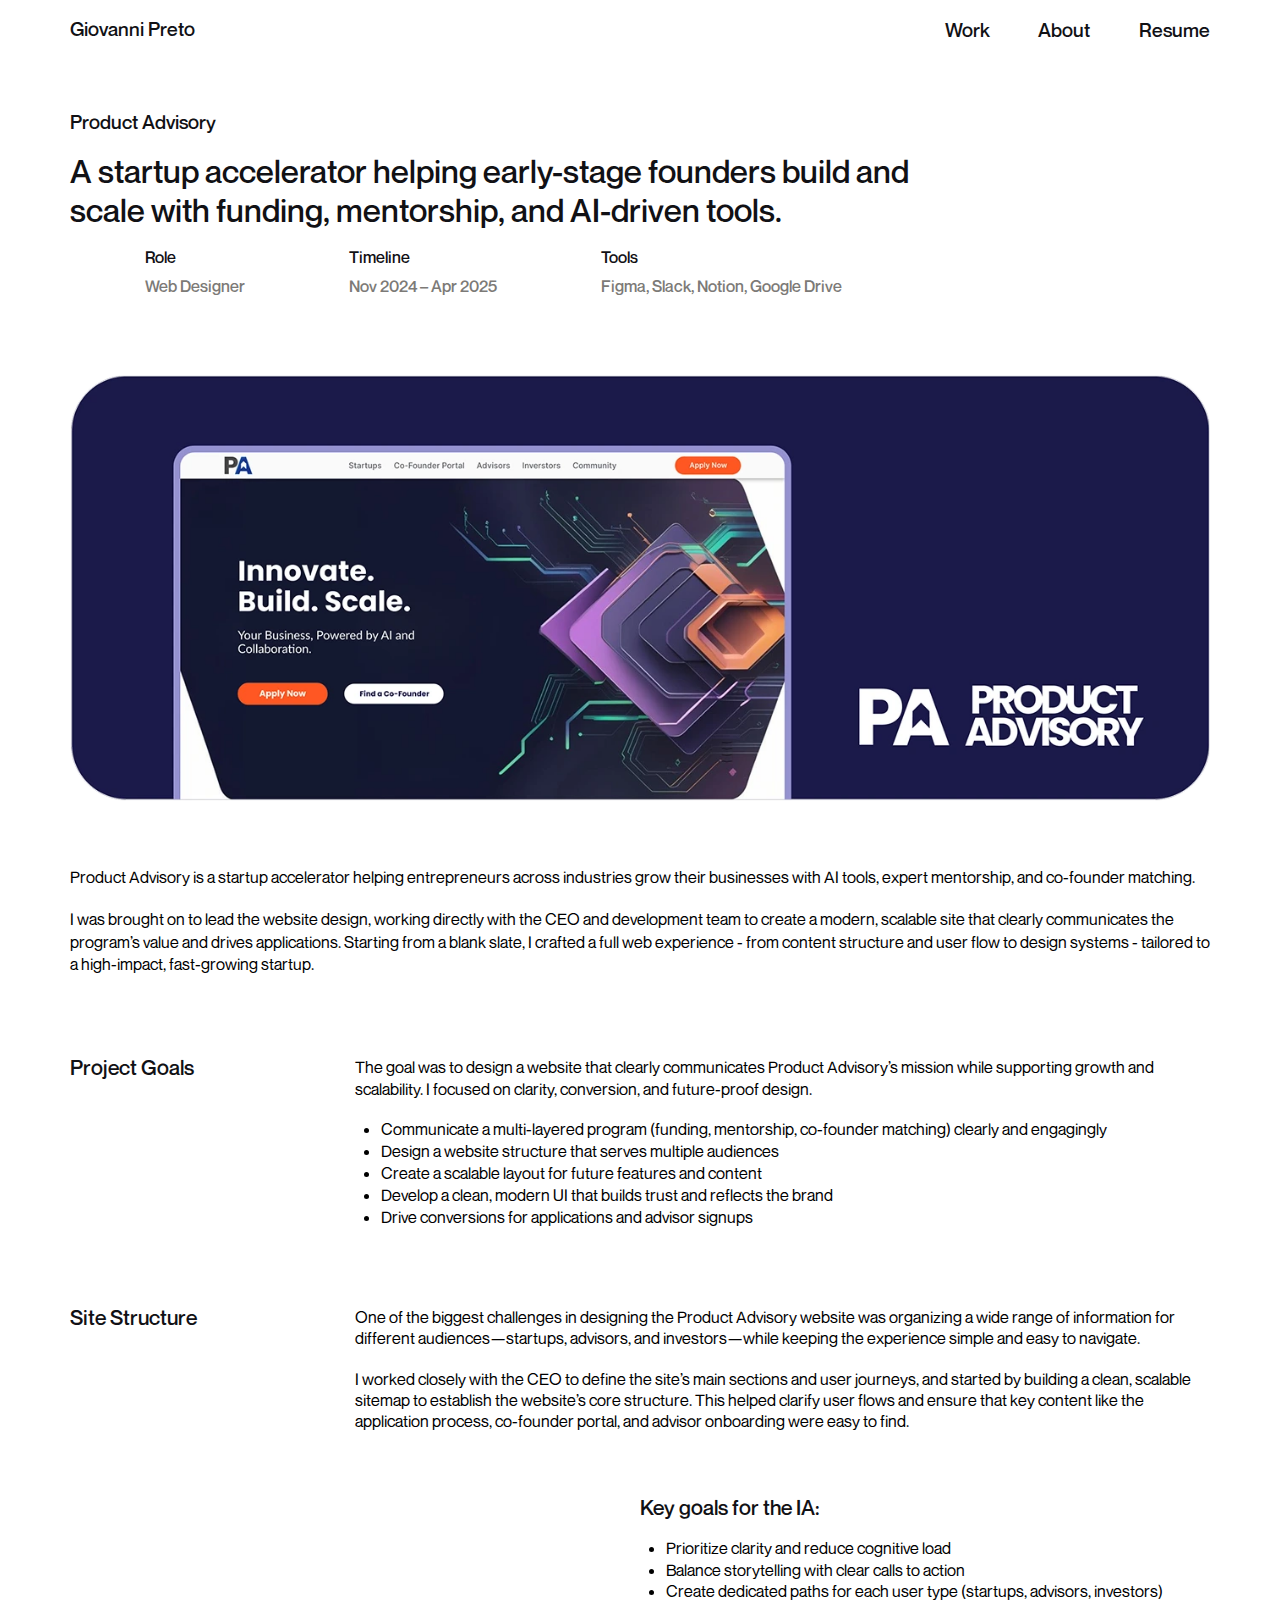
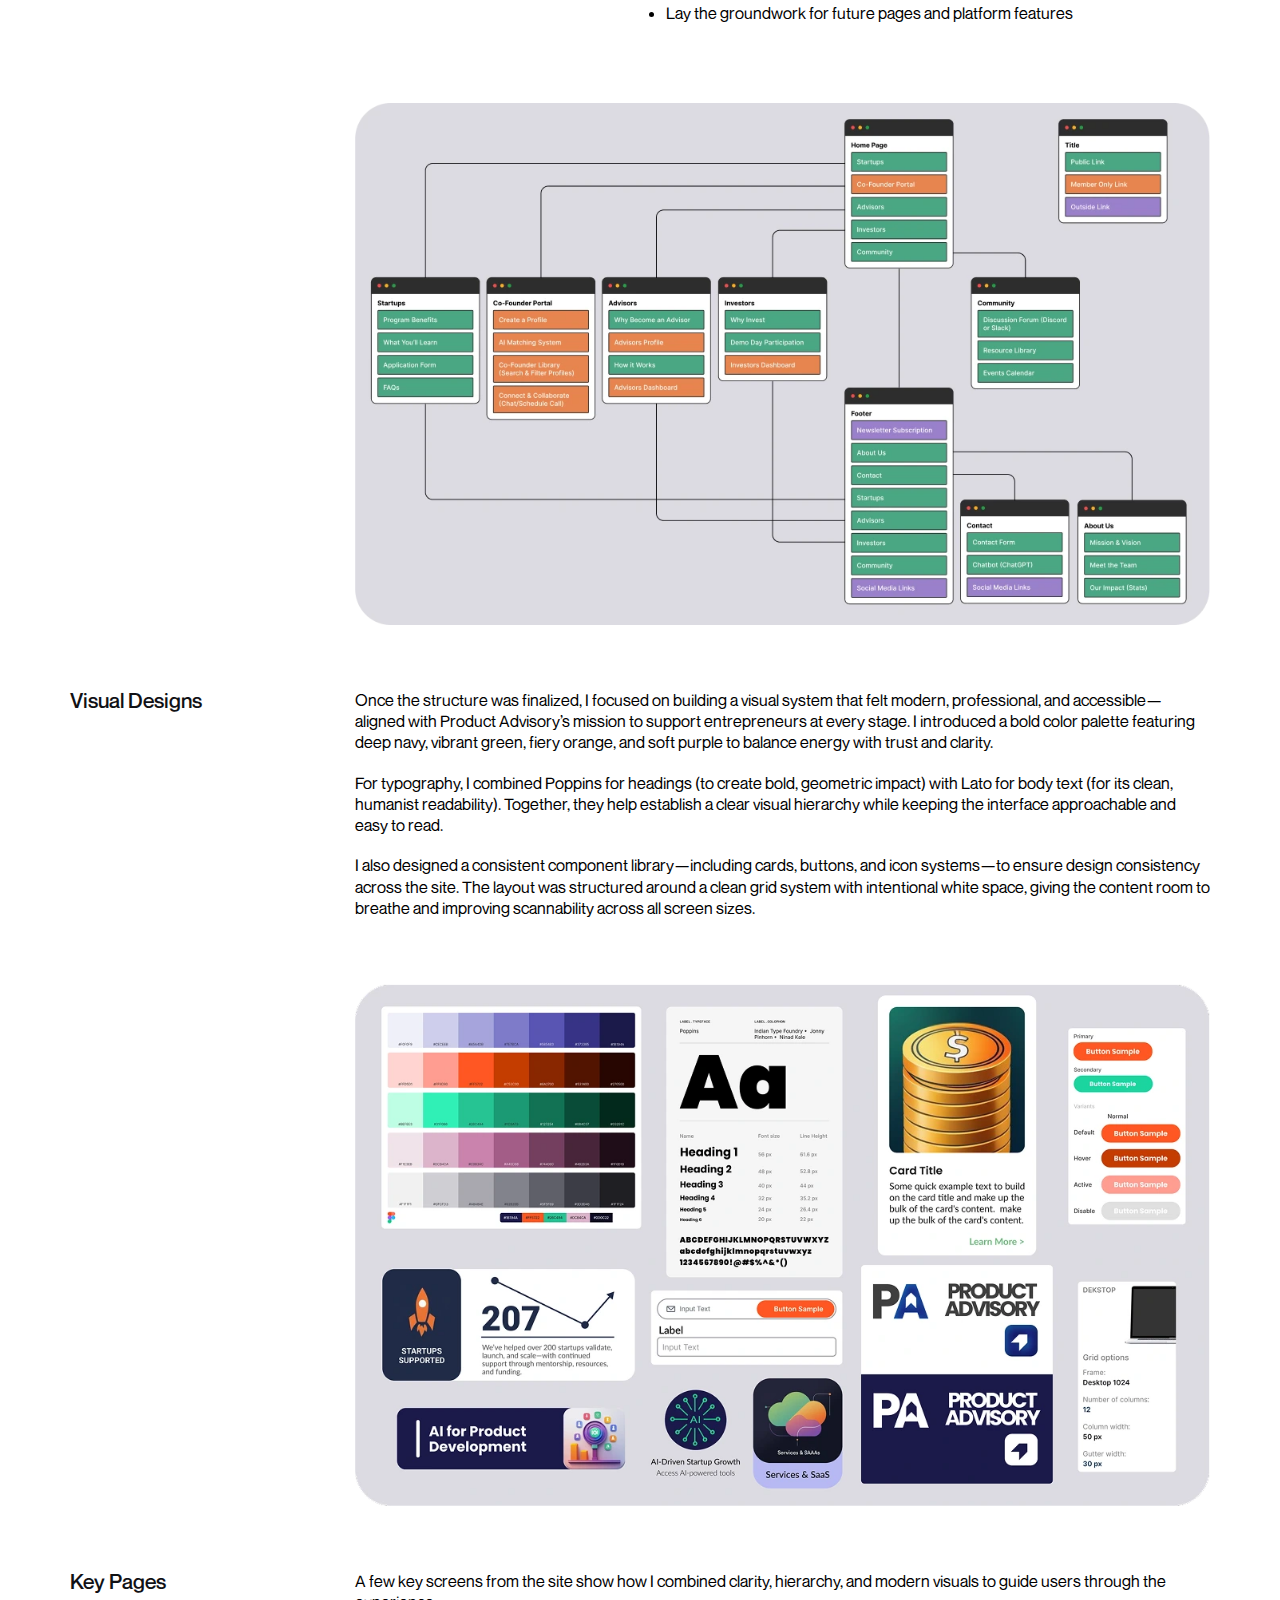
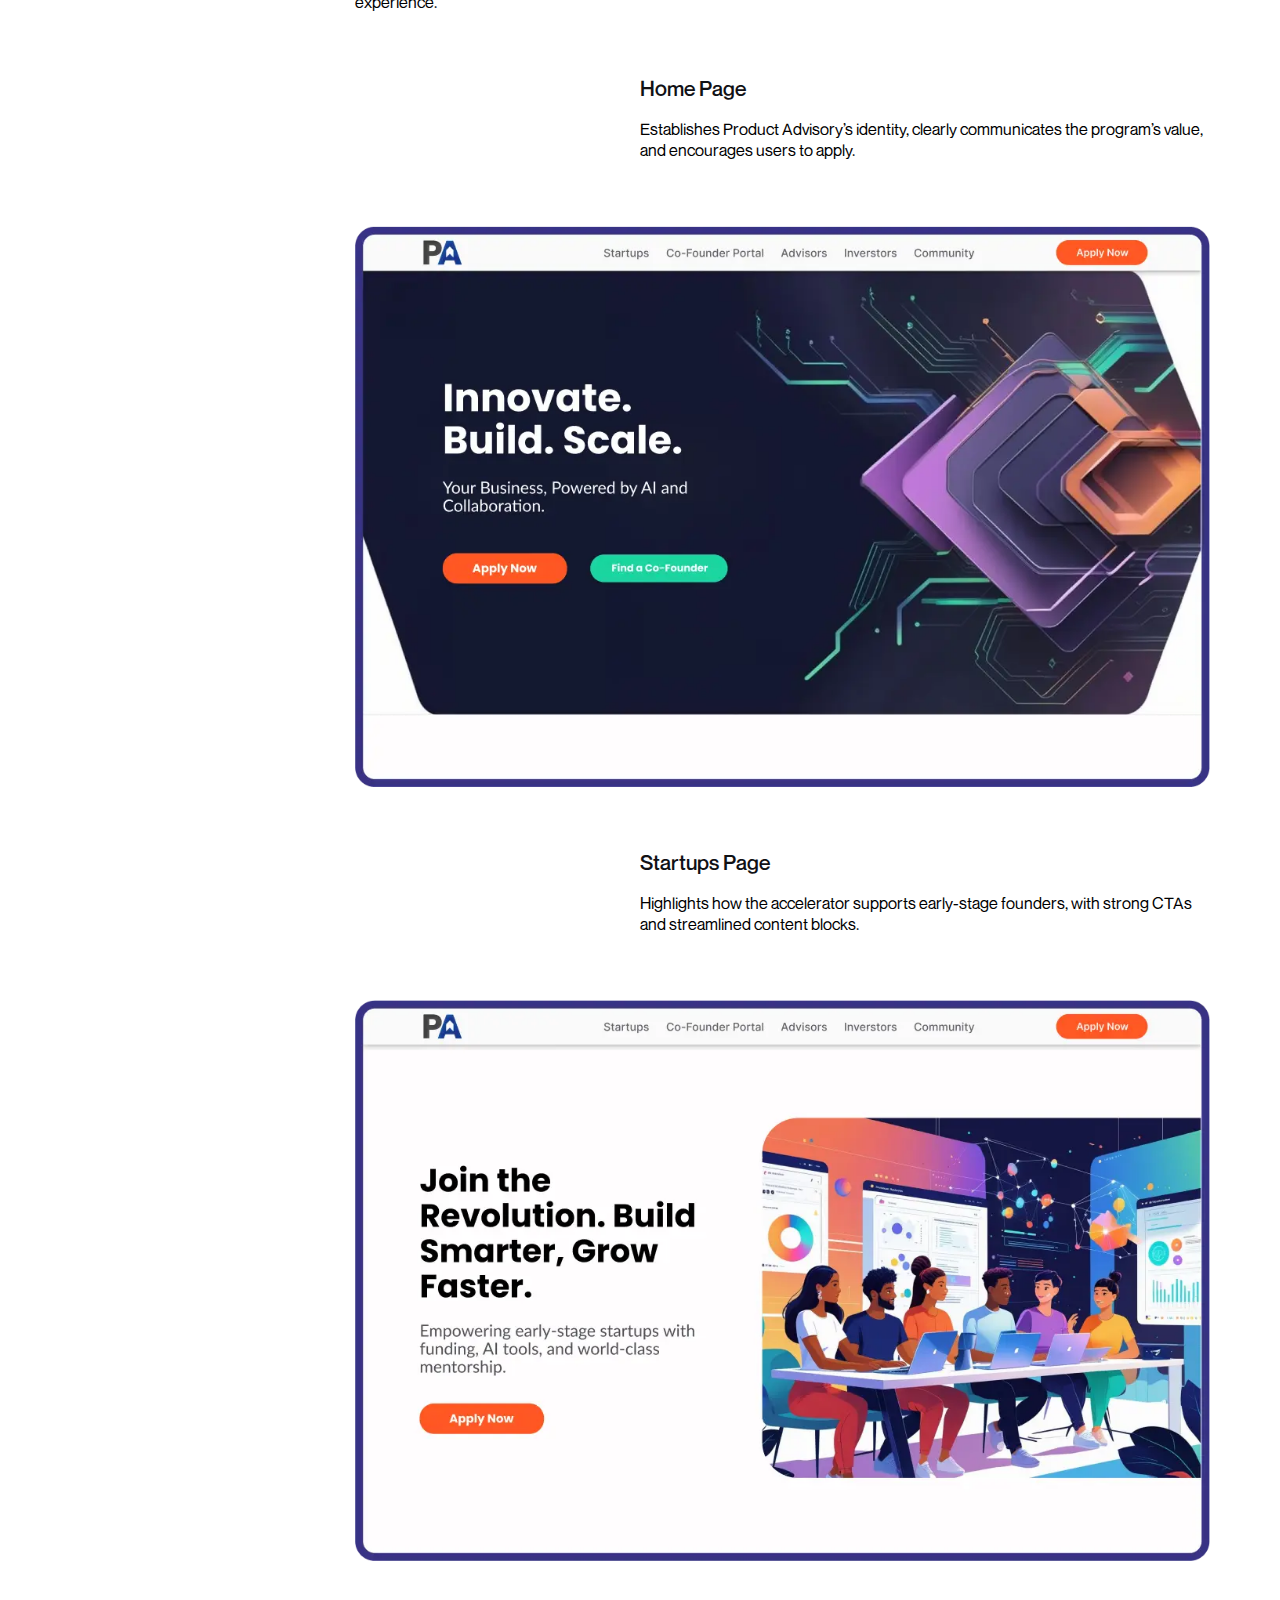
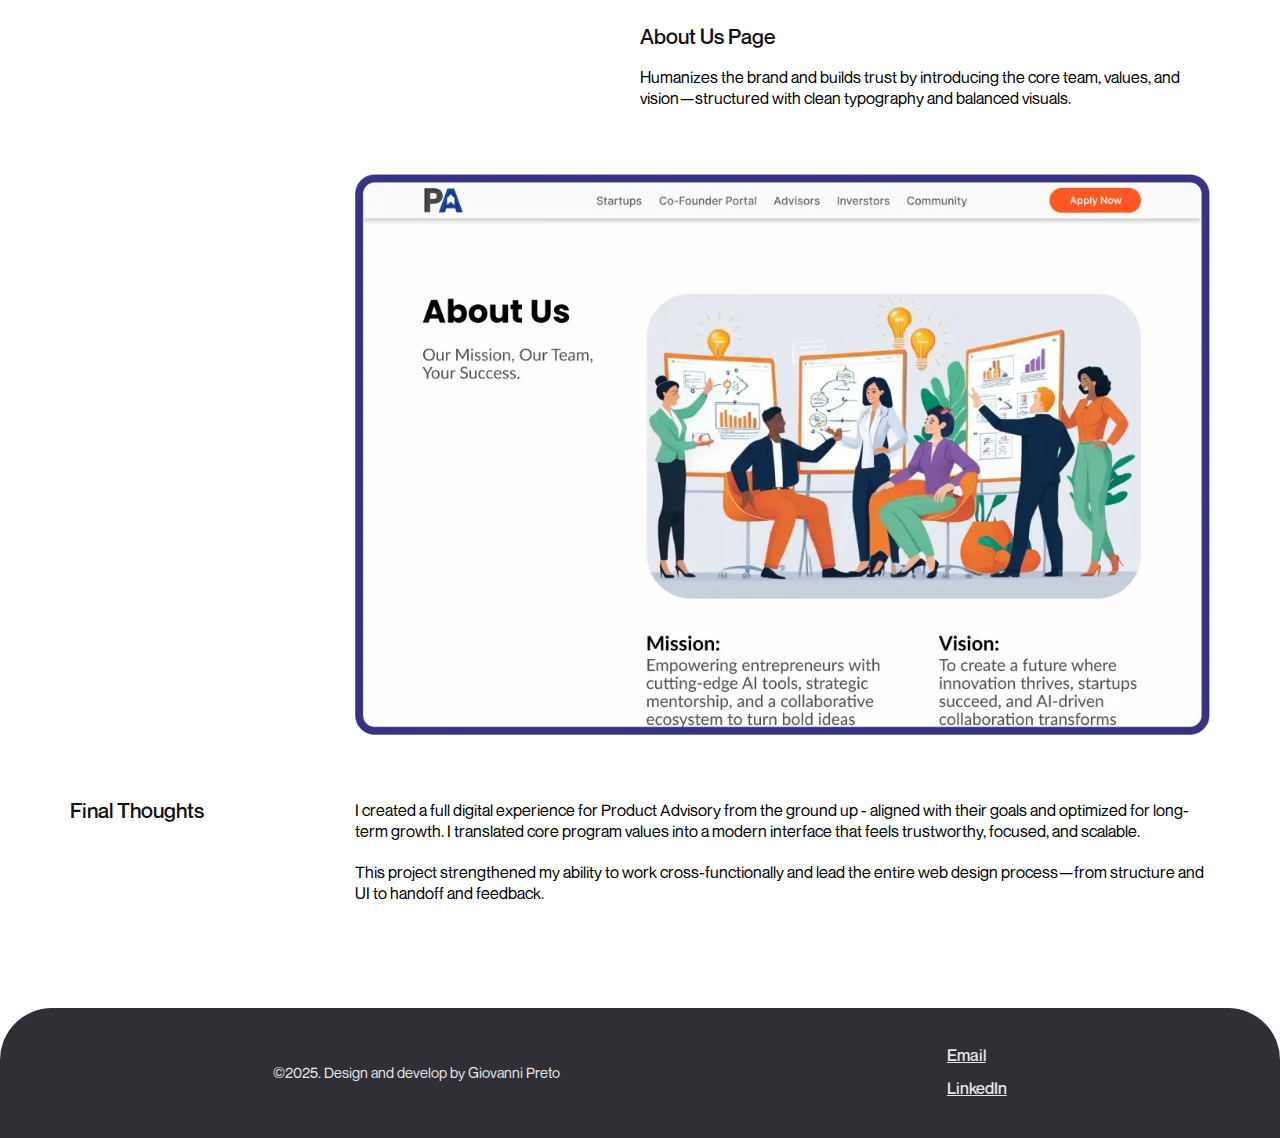
<file: case-study.html>
<!DOCTYPE html>
<html lang="pt-BR">
<head>
    <meta charset="UTF-8">
    <meta name="viewport" content="width=device-width, initial-scale=1.0">
    <link rel="icon" type="image/png" href="./assets/icons/favicon.png" />
    <meta name="description" content="I’m Gio, a San Francisco–based product designer focused on creating intuitive, accessible, and visually compelling digital experiences." />
    <title>Giovanni Preto</title>

    <!-- RESET CSS -->
    <link rel="stylesheet" href="./assets/css/normalize.css">

    <!-- LOAD FONTS -->
    <link rel="stylesheet" href="./assets/css/font-loader.css">

    <!-- CSS -->
    <link rel="stylesheet" href="./assets/css/bootstrap.min.css">
    <link rel="stylesheet" href="./assets/css/style.css">
    <link rel="stylesheet" href="./assets/css/responsive.css">
</head>
<body>
    <header>
        <div class="container px-2 px-md-0">
            <nav>
                <ul>
                    <li>
                        <a href="./index.html">Giovanni Preto</a>
                    </li>

                    <li class="menu d-none d-sm-flex">
                        <a href="./index.html#work">Work</a>
                        <a href="./index.html#about">About</a>
                        <a href="#!">Resume</a>
                    </li>

                    <li role="button" class="menu-toggle d-block d-sm-none" aria-label="Toggle Menu">
                        <img class="menu-toggle-icon" src="./assets/icons/bars.svg" alt="Open Menu Icon">

                        <ul class="menu-toggle-content">
                            <hr class="m-0">
                            <li>
                                <a href="./index.html#work">Work</a>
                            </li>
                            <hr class="m-0">
                            <li>
                                <a href="./index.html#about">About</a>
                            </li>
                            <hr class="m-0">
                            <li>
                                <a href="#!">Resume</a>
                            </li>
                            <hr class="m-0">
                        </ul>
                    </li>
                </ul>
            </nav>
        </div>
    </header>

    <section class="case-banner">
        <div class="container">
            <div class="row">
                <div class="col-12 col-lg-9 px-2 px-md-0">
                    <h2>Product Advisory</h2>
                    <h1>A startup accelerator helping early-stage founders build and scale with funding, mentorship, and AI-driven tools.</h1>
                </div>
                <div class="col-12 col-lg-9 px-2 px-md-0">
                    <div class="case-informations">
                        <div>
                            <strong class="mb-0 mb-md-3">Role</strong>
                            <p>Web Designer</p>
                        </div>

                        <div>
                            <strong class="mb-0 mb-md-3">Timeline</strong>
                            <p>Nov 2024 – Apr 2025</p>
                        </div>

                        <div>
                            <strong class="mb-0 mb-md-3">Tools</strong>
                            <p>Figma, Slack, Notion, Google Drive</p>
                        </div>
                    </div>
                </div>

                <div class="col-12 px-2 px-md-0">
                    <img loading="lazy" src="./assets/images/product-advisory.webp" class="w-100" alt="Product Advisory Homepage Image">
                </div>

                <div class="col-12 case-description px-2 px-md-0">
                    <p class="mb-4">Product Advisory is a startup accelerator helping entrepreneurs across industries grow their businesses with AI tools, expert mentorship, and co-founder matching.</p>

                    <p>I was brought on to lead the website design, working directly with the CEO and development team to create a modern, scalable site that clearly communicates the program’s value and drives applications. Starting from a blank slate, I crafted a full web experience - from content structure and user flow to design systems - tailored to a high-impact, fast-growing startup.</p>
                </div>
            </div>
        </div>
    </section>

    <main class="case-content">
        <div class="container">
            <div class="row">
                <div class="col-12 col-lg-3 px-2 px-md-0">
                    <h2 class="case-title mb-4 mb-lg-0">Project Goals</h2>
                </div>

                <div class="col-12 col-lg-9 px-2 px-md-0">
                    <p class="case-description mb-4">The goal was to design a website that clearly communicates Product Advisory’s mission while supporting growth and scalability. I focused on clarity, conversion, and future-proof design.</p>

                    <ul class="case-description-list">
                        <li>Communicate a multi-layered program (funding, mentorship, co-founder matching) clearly and engagingly</li>
                        <li>Design a website structure that serves multiple audiences</li>
                        <li>Create a scalable layout for future features and content</li>
                        <li>Develop a clean, modern UI that builds trust and reflects the brand</li>
                        <li>Drive conversions for applications and advisor signups</li>
                    </ul>
                </div>
            </div>

            <div class="row">
                <div class="col-12 col-lg-3 px-2 px-md-0">
                    <h2 class="case-title mb-4 mb-lg-0">Site Structure</h2>
                </div>

                <div class="col-12 col-lg-9 px-2 px-md-0">
                    <p class="case-description mb-4">One of the biggest challenges in designing the Product Advisory website was organizing a wide range of information for different audiences—startups, advisors, and investors—while keeping the experience simple and easy to navigate.</p>

                    <p class="case-description">I worked closely with the CEO to define the site’s main sections and user journeys, and started by building a clean, scalable sitemap to establish the website’s core structure. This helped clarify user flows and ensure that key content like the application process, co-founder portal, and advisor onboarding were easy to find.</p>
                </div>
            </div>

            <div class="row">
                <div class="col-12 col-lg-6 offset-lg-6 px-2 px-md-0">
                    <h2 class="case-title mb-4">Key goals for the IA:</h2>

                    <ul class="case-description-list">
                        <li>Prioritize clarity and reduce cognitive load</li>
                        <li>Balance storytelling with clear calls to action</li>
                        <li>Create dedicated paths for each user type (startups, advisors, investors)</li>
                        <li>Lay the groundwork for future pages and platform features</li>
                    </ul>
                </div>
            </div>

            <div class="row">
                <div class="col-12 col-lg-9 offset-lg-3 px-2 px-md-0">
                    <img loading="lazy" src="./assets/images/product-advisory-sitemap.webp" class="w-100" alt="Product Advisory - Sitemap">
                </div>
            </div>

            <div class="row">
                <div class="col-12 col-lg-3 px-2 px-md-0">
                    <h2 class="case-title mb-4 mb-lg-0">Visual Designs</h2>
                </div>

                <div class="col-12 col-lg-9 px-2 px-md-0">
                    <p class="case-description mb-4">Once the structure was finalized, I focused on building a visual system that felt modern, professional, and accessible—aligned with Product Advisory’s mission to support entrepreneurs at every stage. I introduced a bold color palette featuring deep navy, vibrant green, fiery orange, and soft purple to balance energy with trust and clarity.</p>

                    <p class="case-description mb-4">For typography, I combined Poppins for headings (to create bold, geometric impact) with Lato for body text (for its clean, humanist readability). Together, they help establish a clear visual hierarchy while keeping the interface approachable and easy to read.</p>

                    <p class="case-description">I also designed a consistent component library—including cards, buttons, and icon systems—to ensure design consistency across the site. The layout was structured around a clean grid system with intentional white space, giving the content room to breathe and improving scannability across all screen sizes.</p>
                </div>
            </div>

            <div class="row">
                <div class="col-12 col-lg-9 offset-lg-3 px-2 px-md-0">
                    <img loading="lazy" src="./assets/images/product-advisory-visual-design.webp" class="w-100" alt="Product Advisory - Visual Designs">
                </div>
            </div>

            <div class="row">
                <div class="col-12 col-lg-3 px-2 px-md-0">
                    <h2 class="case-title mb-4 mb-lg-0">Key Pages</h2>
                </div>

                <div class="col-12 col-lg-9 px-2 px-md-0">
                    <p class="case-description">A few key screens from the site show how I combined clarity, hierarchy, and modern visuals to guide users through the experience.</p>
                </div>
            </div>

            <div class="row">
                <div class="col-12 col-lg-6 offset-lg-6 px-2 px-md-0">
                    <h2 class="case-title mb-4">Home Page</h2>

                    <p class="case-description">Establishes Product Advisory’s identity, clearly communicates the program’s value, and encourages users to apply.</p>
                </div>
            </div>

            <div class="row">
                <div class="col-12 col-lg-9 offset-lg-3 px-2 px-md-0">
                    <img loading="lazy" src="./assets/images/product-advisory-home-page.webp" class="w-100" alt="Product Advisory - Home Page">
                </div>
            </div>

            <div class="row">
                <div class="col-12 col-lg-6 offset-lg-6 px-2 px-md-0">
                    <h2 class="case-title mb-4">Startups Page</h2>

                    <p class="case-description">Highlights how the accelerator supports early-stage founders, with strong CTAs and streamlined content blocks.</p>
                </div>
            </div>

            <div class="row">
                <div class="col-12 col-lg-9 offset-lg-3 px-2 px-md-0">
                    <img loading="lazy" src="./assets/images/product-advisory-startup-page.webp" class="w-100" alt="Product Advisory - Startup Page">
                </div>
            </div>

            <div class="row">
                <div class="col-12 col-lg-6 offset-lg-6 px-2 px-md-0">
                    <h2 class="case-title mb-4">About Us Page</h2>

                    <p class="case-description">Humanizes the brand and builds trust by introducing the core team, values, and vision—structured with clean typography and balanced visuals.</p>
                </div>
            </div>

            <div class="row">
                <div class="col-12 col-lg-9 offset-lg-3 px-2 px-md-0">
                    <img loading="lazy" src="./assets/images/product-advisory-about-us-page.webp" class="w-100" alt="Product Advisory - About Us Page">
                </div>
            </div>

            <div class="row">
                <div class="col-12 col-lg-3 px-2 px-md-0">
                    <h2 class="case-title mb-4 mb-lg-0">Final Thoughts</h2>
                </div>

                <div class="col-12 col-lg-9 px-2 px-md-0">
                    <p class="case-description mb-4">I created a full digital experience for Product Advisory from the ground up - aligned with their goals and optimized for long-term growth. I translated core program values into a modern interface that feels trustworthy, focused, and scalable.</p>

                    <p class="case-description">This project strengthened my ability to work cross-functionally and lead the entire web design process—from structure and UI to handoff and feedback.</p>
                </div>
            </div>

            <div></div>
        </div>
    </main>

    <footer class="py-5 mt-5">
        <div class="container">
            <div class="row">
                <div class="col-12 d-flex flex-column flex-md-row align-items-md-center justify-content-around">
                    <p class="fw-normal lh-1 m-0 mb-4 mb-md-0 text-center text-md-start">©2025. Design and develop by Giovanni Preto</p>

                    <nav>
                        <ul class="m-0 p-0 list-unstyled d-flex flex-row flex-md-column justify-content-center gap-4 gap-md-0">
                            <li class="mb-3">
                                <a href="mailto:goopreto@gmail.com" class="mb-0 fw-medium lh-1">Email</a>
                            </li>

                            <li>
                                <a href="https://www.linkedin.com/in/giovanipreto/" target="_blank" class="mb-0 fw-medium lh-1">LinkedIn</a>
                            </li>
                        </ul>
                    </nav>
                </div>
            </div>
        </div>
    </footer>

    <script src="./assets/js/main.js"></script>
</body>
</html>
</file>
<file: assets/css/font-loader.css>
@font-face {
  font-family: 'Neue Montreal';
  font-style: normal;
  font-weight: 300;
  src: url('../fonts/NeueMontreal-Light.otf') format('opentype');
}

@font-face {
  font-family: 'Neue Montreal';
  font-style: italic;
  font-weight: 300;
  src: url('../fonts/NeueMontreal-LightItalic.otf') format('opentype');
}

@font-face {
  font-family: 'Neue Montreal';
  font-style: normal;
  font-weight: 400;
  src: url('../fonts/NeueMontreal-Regular.otf') format('opentype');
}

@font-face {
  font-family: 'Neue Montreal';
  font-style: italic;
  font-weight: 400;
  src: url('../fonts/NeueMontreal-Italic.otf') format('opentype');
}

@font-face {
  font-family: 'Neue Montreal';
  font-style: normal;
  font-weight: 500;
  src: url('../fonts/NeueMontreal-Medium.otf') format('opentype');
}

@font-face {
  font-family: 'Neue Montreal';
  font-style: italic;
  font-weight: 500;
  src: url('../fonts/NeueMontreal-MediumItalic.otf') format('opentype');
}

@font-face {
  font-family: 'Neue Montreal';
  font-style: normal;
  font-weight: bold;
  src: url('../fonts/NeueMontreal-Bold.otf') format('opentype');
}

@font-face {
  font-family: 'Neue Montreal';
  font-style: italic;
  font-weight: bold;
  src: url('../fonts/NeueMontreal-BoldItalic.otf') format('opentype');
}
</file>
<file: assets/css/style.css>
*{
    padding: 0;
    margin: 0;
    box-sizing: border-box;
    font-family: "Neue Montreal", sans-serif;
}

html{
    font-size: 13px;
}

div.font-selector{
    position: fixed;
    top: 12px;
    left: 12px;
    z-index: 999999;
    background-color: #2F2F35;
    border-radius: 1rem;
    padding: 1rem;
}

div.font-selector p{
    color: white;
    font-size: 1rem;
    margin: 0;
}

div.font-selector number{
    font-weight: bold;
    color: white;
    font-size: 1.5rem;
}

div.font-selector button{
    width: 100%;
    font-size: 1rem;
    border: 0;
}

.mb-8{
    margin-bottom: 4rem!important;
}

header{
    width: 100%;
    height: 60px;
    
    position: fixed;
    top: 0px;
    background: #FFF;
    transition: top 0.2s ease-in-out;
    z-index: 9999;
}

header.nav-up {
    top: -60px;
}

header.nav-down {
    box-shadow: 2px 2px 10px rgba(149, 157, 165, 0.2);
}

header h1{
    font-size: 1.5rem;
    font-weight: 500;
    line-height: 1;
    margin: 0;
}

header nav{
    height: 60px;
    background-color: white;
}

header nav ul{
    list-style-type: none;
    padding: 0;
    margin: 0;

    height: 100%;
    display: flex;
    align-items: center;
    justify-content: space-between;
}

header nav ul li.menu{
    display: flex;
    gap: 3.75rem;
}

header nav ul li a{
    text-decoration: none;
    font-size: 1.5rem;
    font-weight: 500;
    line-height: 1;

    color: #111115;
    transition: 0.3s all;
}

header nav ul li a:hover{
    color: gray;
}

header nav ul .menu-toggle{
    background: none;
    border: none;
    cursor: pointer;
}

header nav ul .menu-toggle .menu-toggle-icon{
    pointer-events: none;
}

header nav ul .menu-toggle .menu-toggle-content{
    display: none;
    position: absolute;
    width: 100%;
    height: auto;
    left: 0;
    top: 100%;
    background-color: #111115;
    z-index: 999;
}

header.nav-up nav ul .menu-toggle .menu-toggle-content{
    display: none!important;
}

header nav ul .menu-toggle .menu-toggle-content a{
    display:block;
    padding: 1rem 0.5rem;
    color: #FFF;
}

header nav ul .menu-toggle .menu-toggle-content hr{
    background-color: #FFF;
}

header nav ul .menu-toggle.active .menu-toggle-content{
    display: block;
}

/* SECTIONS */

section.banner{
    padding: 9.4rem 0px;
    margin-top: 4.62rem;
}

section.banner h1{
    margin: 0;
    font-size: 2.50rem;
    font-weight: 500;
    line-height: 3.25rem;
    color: #111115;
}

section.selected-work h2{
    margin: 0;
    font-size: 1.75rem;
    font-weight: 500;
    line-height: 1;
    color: #111115;
}

div.line-through{
    margin-top: 1.25rem;
    height: 1.5px;
    background-color: #BDBDC1;
}

section.selected-work .work-header{
    padding: 4rem 7rem;
}

section.selected-work .work-header h3{
    margin: 0;
    margin-bottom: 1.25rem;
    font-size: 2.25rem;
    font-weight: 500;
    line-height: 1;
    color: #111115;
}

section.selected-work .work-header p{
    margin: 0;
    margin-bottom: 1.25rem;
    font-size: 1.5rem;
    font-weight: 400;
    line-height: 1;
    color: #2F2F35;
}

section.selected-work .work-header span{
    margin: 0;
    font-size: 1.5rem;
    font-weight: 400;
    line-height: 1;
    color: #97979D;
}

section.about{
    padding: 9.4rem 0px;
}

section.about h2{
    margin: 0;
    font-size: 1.75rem;
    font-weight: 500;
    line-height: 1;
    color: #111115;
}

section.about p{
    margin: 0;
    font-size: 1.25rem;
    font-weight: 400;
    line-height: 1.5rem;
    color: #111115;
}

section.about p strong{
    font-size: 1.25rem;
    font-weight: 500;
    line-height: 1.5rem;
    color: #111115;
}

/* CASE SECTIONS */

section.case-banner{
    padding: 4rem 0px 6.25rem 0px;
    margin-top: 4.62rem;
}

section.case-banner h1{
    margin: 0;
    font-size: 2.50rem;
    font-weight: 500;
    line-height: 1.2;
    color: #111115;
}

section.case-banner h2{
    margin: 0;
    margin-bottom: 1.5rem;
    font-size: 1.50rem;
    font-weight: 500;
    line-height: 1;
    color: #111115;
}

section.case-banner .case-description{
    margin-top: 5rem;
}

section.case-banner .case-description p{
    margin: 0;
    font-size: 1.25rem;
    font-weight: 400;
    line-height: 1.75rem;
    color: #000000;
}

section.case-banner .case-informations{
    padding: 1.5rem 0px 1.5rem 5.75rem;
    display: flex;
    gap: 8rem;
    margin-bottom: 4.75rem;
}

section.case-banner .case-informations strong{
    display: block;
    font-size: 1.25rem;
    font-weight: 500;
    line-height: 1;
    color: #111115;
}

section.case-banner .case-informations p{
    margin: 0;
    font-size: 1.25rem;
    font-weight: 500;
    line-height: 1;
    color: #7C7A77;
}

/* MAIN CONTENT */

main.case-content .container{
    display: flex;
    flex-direction: column;
    gap: 5rem;
}

main.case-content h2.case-title{
    margin: 0;
    font-size: 1.625rem;
    font-weight: 500;
    line-height: 1;
    color: #111115;
}

main.case-content p.case-description{
    margin: 0;
    font-size: 1.25rem;
    font-weight: 400;
    line-height: 1.625rem;
    color: #000000;
}

main.case-content ul.case-description-list li{
    margin: 0;
    font-size: 1.25rem;
    font-weight: 400;
    line-height: 1.688rem;
    color: #000000;
}

main.case-content ul.case-description-list li strong{
    font-size: 1.25rem;
    line-height: 1.688rem;
}

main.case-content q.case-quote{
    display: block;
    margin: 0;
    font-size: 1.25rem;
    font-weight: 400;
    line-height: 1.625rem;
    color: #000000;
}

.border-image{
    border-radius: 2.5rem;
    border-width: 10px;
    border-style: solid;
    border-color: transparent;
    overflow: hidden;
}

.border-image img.scaled{
    transform: scale(1.02);
}

.border-image.product-advisory{
    border-color: #373385;
}

.border-image.pottr{
    border-color: #875A3E;
}

.border-image.kill-that-noise{
    border-color: #AA1017;
}

.border-image.goexpp{
    border-color: #094835;
}

.key-pages-overflow{
    overflow-x: hidden;
    overflow-y: scroll;
    max-height: 680px;
}

.key-pages-overflow::-webkit-scrollbar {
  width: 3px;
}

.key-pages-overflow::-webkit-scrollbar-track {
  background: transparent;
}

.key-pages-overflow::-webkit-scrollbar-thumb {
  background: #373385;
}

/* FOOTER */

footer{
    background-color: #2F2F35;
    border-top-left-radius: 4rem;
    border-top-right-radius: 4rem;
}

footer p{
    font-size: 1.125rem;
    color: #E5E5E7;
}

footer nav ul li a{
    font-size: 1.25rem;
    color: #E5E5E7;
    transition: 0.3s all;
}

footer nav ul li a:hover{
    font-size: 1.25rem;
    color: gray;
}
</file>
<file: assets/css/responsive.css>
@media screen and (min-width:1400px){
    .container{
        max-width: 1340px;
    }
}

@media screen and (max-width:768px){
    section.case-banner .case-informations{
        gap: 2rem;
        padding: 1.5rem 0px 1.5rem 3rem;
    }

    section.selected-work .work-header {
        padding: 3rem;
    }
}

@media screen and (max-width:540px){
    header.nav-up {
        top: -85px;
    }

    header{
        height: fit-content;
    }

    header nav {
        height: 85px;
        background-color: white;
    }

    header nav ul {
        padding: 0px;
        flex-direction: column;
        align-items: start;
        justify-content: center;
        gap: 1.25rem;
    }

    header nav ul li.menu {
        gap: 5rem;
    }

    section.case-banner {
        padding: 9rem 0px 5rem 0px;
        margin-top: 6.5rem;
    }

    section.case-banner h1 {
        font-size: 2rem;
        line-height: 2.5rem;
    }

    main.case-content .container{
        gap: 3rem;
    }

    section.case-banner .case-informations {
        flex-direction: column;
        padding: 2rem 1rem 0px 1rem;
        gap: 0rem;
    }

    section.case-banner .case-informations div{
        display: flex;
        justify-content:space-between;
        align-items: center;
    }

    section.case-banner .case-informations div:not(:last-child){
        margin-bottom: 2rem;
    }

    section.case-banner .case-informations div h3{
        margin: 0;
    }

    section.case-banner .case-informations div p{
        text-align: right;
        max-width: 200px;
    }

    section.selected-work .work-header {
        padding: 3rem 2rem;
    }

    section.about {
        padding: 5rem 0px;
    }

    section.banner {
        padding: 9rem 0px;
        margin-top: 6.5rem;
    }

    section.banner h1 {
        font-size: 2rem;
        line-height: 2.25rem;
    }

    .image-same-height {
        height: auto;
    }
}
</file>
